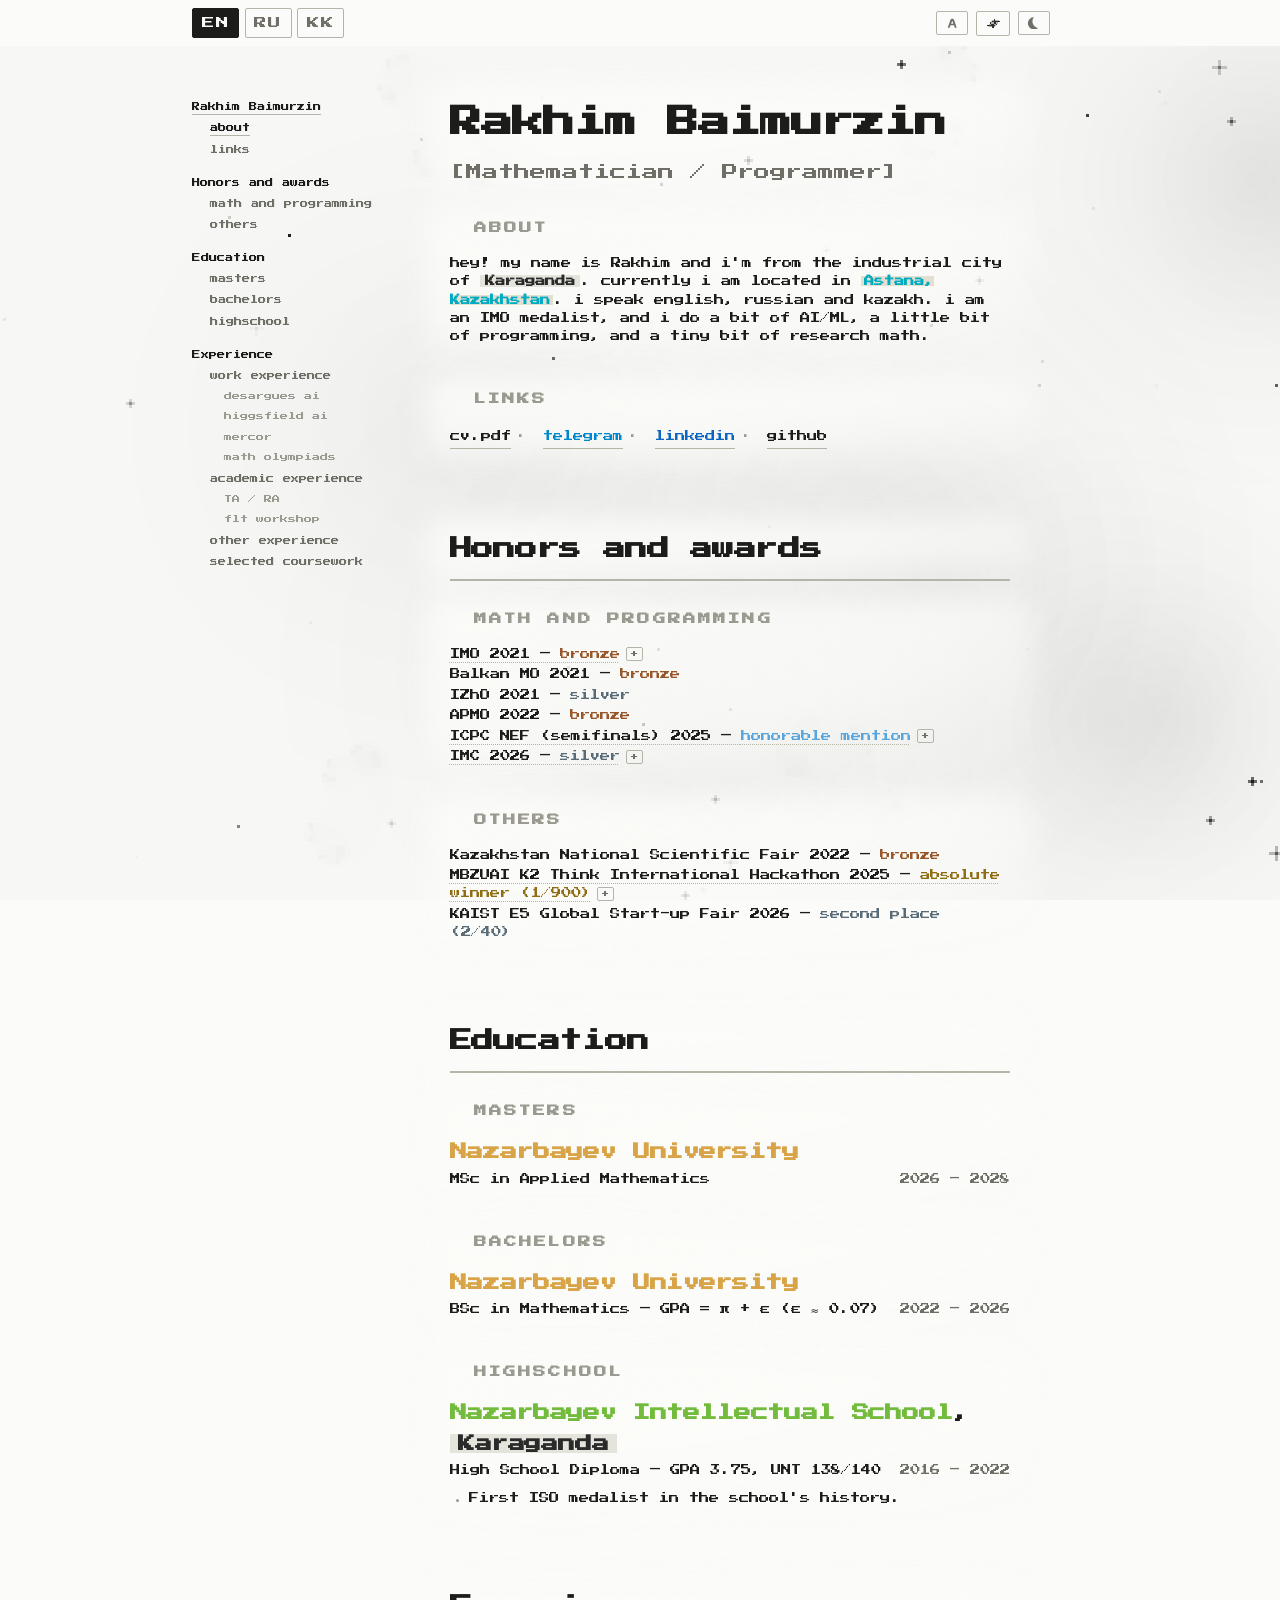
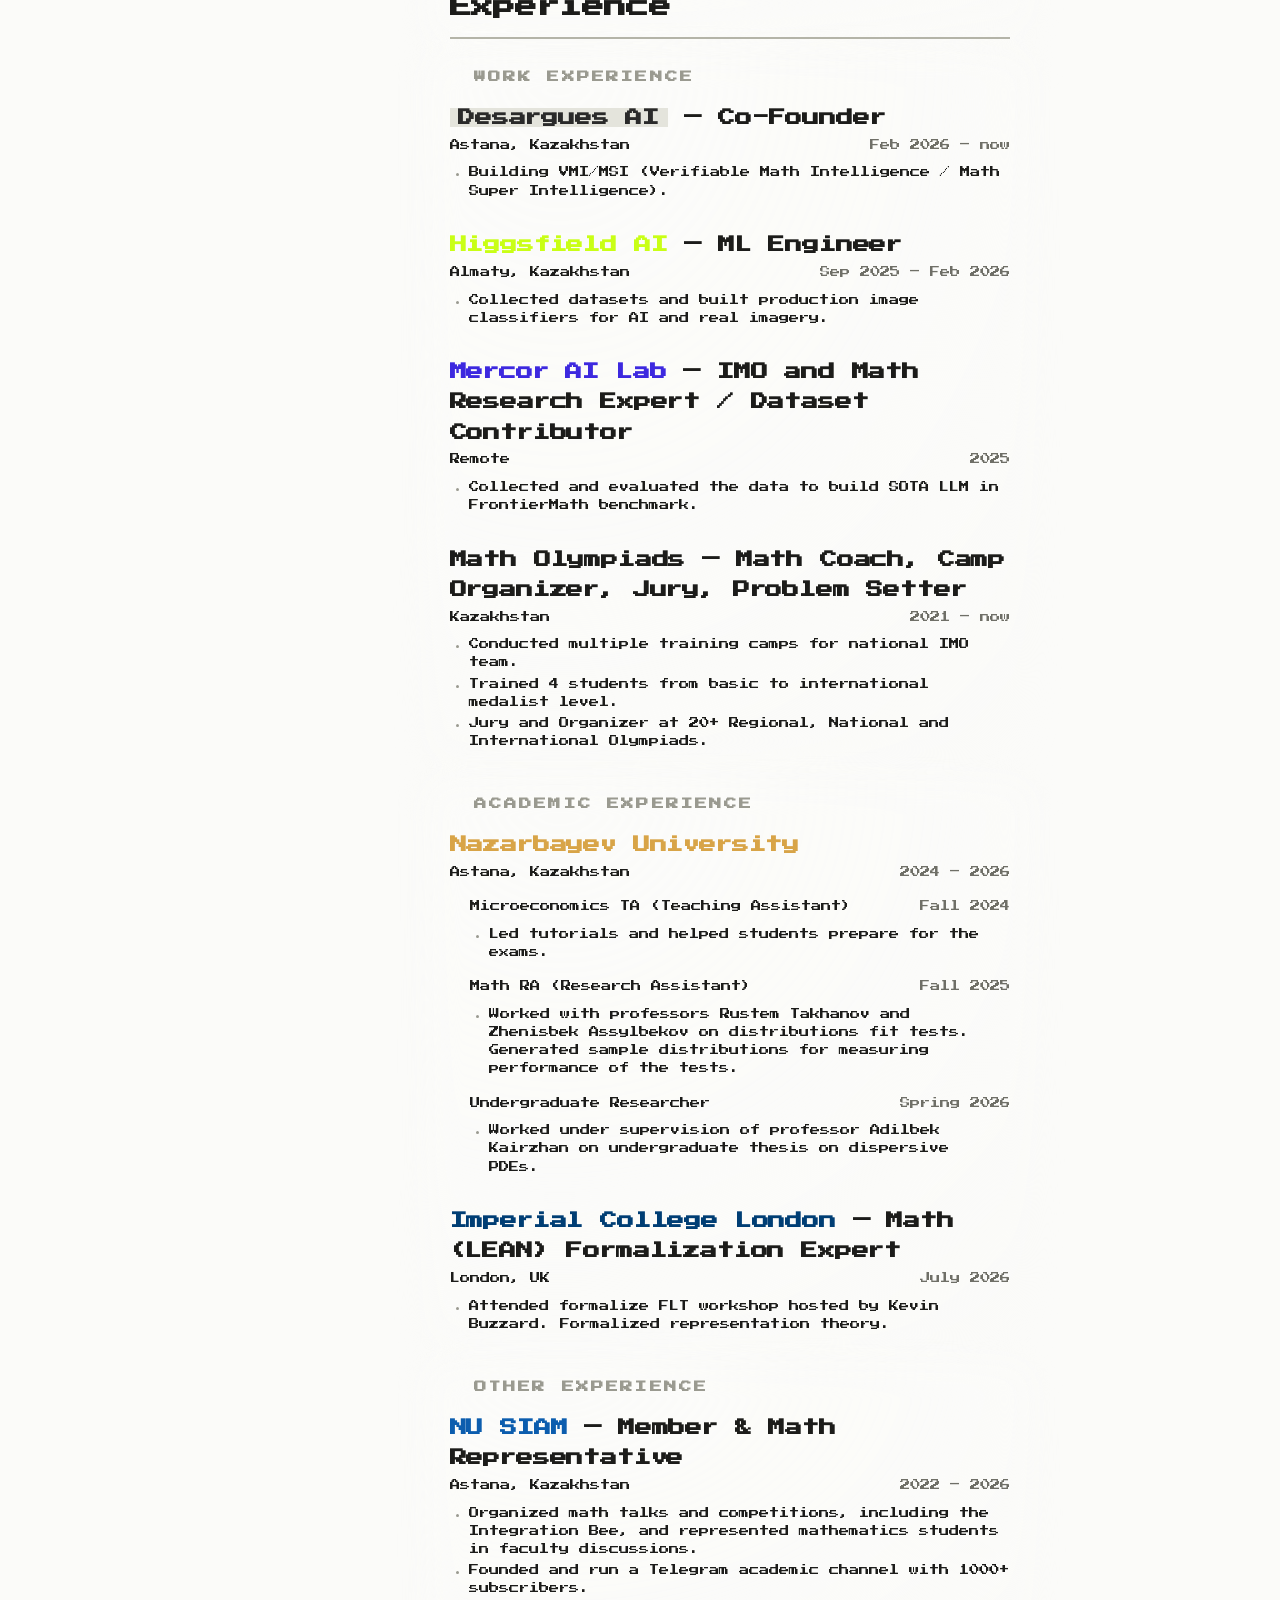
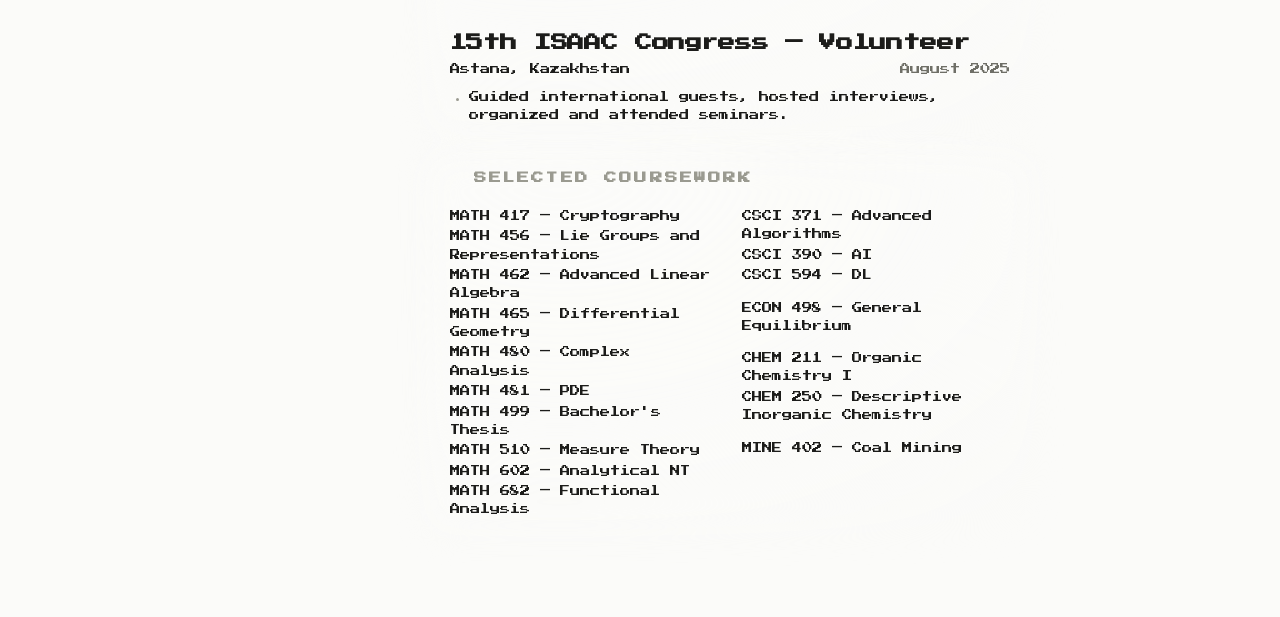
<file: index.html>
<!doctype html>
<html lang="en">
<head>
<meta charset="utf-8">
<meta name="viewport" content="width=device-width, initial-scale=1, viewport-fit=cover">
<title>Rakhim Baimurzin</title>
<meta name="description" content="Rakhim Baimurzin — mathematician and programmer. CV, honors, research and contacts.">
<meta name="color-scheme" content="light dark">
<meta name="theme-color" content="#fbfbf9" media="(prefers-color-scheme: light)">
<meta name="theme-color" content="#101211" media="(prefers-color-scheme: dark)">
<link rel="alternate" hreflang="en" href="./">
<link rel="alternate" hreflang="ru" href="ru/">
<link rel="alternate" hreflang="kk" href="kk/">
<link rel="alternate" hreflang="x-default" href="./">
<link rel="stylesheet" href="fonts/press-start-2p.css">
<link rel="stylesheet" href="style.css">
<link rel="icon" href="data:image/svg+xml,<svg xmlns='http://www.w3.org/2000/svg' viewBox='0 0 16 16'><text y='13' font-size='13' font-family='monospace'>R</text></svg>">
<!-- generated from content.toml by build.py — do not edit by hand -->
<script>
// Applied before first paint so a chosen theme never flashes the other one.
try {
  var th = localStorage.getItem('theme');
  if (th === 'light' || th === 'dark') document.documentElement.setAttribute('data-theme', th);
} catch (e) {}
</script>
</head>
<body>

<canvas id="bg" aria-hidden="true"></canvas>

<header class="bar">
  <div class="bar-inner">
    <nav class="langs" aria-label="language">
      <ul>
        <li><span aria-current="page">EN</span></li>
        <li><a href="ru/" hreflang="ru" lang="ru" title="Русский">RU</a></li>
        <li><a href="kk/" hreflang="kk" lang="kk" title="Қазақша">KK</a></li>
      </ul>
    </nav>
    <div class="controls">
      <button type="button" id="font-btn" class="ctl ctl-btn"
              aria-label="font">
        <svg class="icon icon-a-round" viewBox="0 0 7 7" aria-hidden="true">
          <!-- smooth 'A' — shown while the pixel face is on -->
          <path d="M3.5 1c-.52 0-.94.32-1.11.82L1 6h1.06l.46-1.4h1.96L4.94 6H6L4.61 1.82C4.44 1.32 4.02 1 3.5 1zm0 1.15.63 1.62H2.87z"/>
        </svg>
        <svg class="icon icon-a-pixel" viewBox="0 0 7 7" aria-hidden="true">
          <!-- pixel 'A' — shown while the smooth face is on -->
          <path d="M2 1h3v1H2zM1 2h1v5H1zM5 2h1v5H5zM2 4h3v1H2z"/>
        </svg>
      </button>
      <button type="button" id="bg-btn" class="ctl ctl-btn"
              aria-label="background" aria-pressed="true">
        <canvas id="bg-icon" width="13" height="13" aria-hidden="true"></canvas>
      </button>
      <button type="button" id="theme-btn" class="ctl ctl-btn"
              aria-label="theme">
        <svg class="icon icon-sun" viewBox="0 0 9 9" aria-hidden="true">
          <!-- pixel sun -->
          <path d="M3 3h3v3H3zM4 0h1v2H4zM4 7h1v2H4zM0 4h2v1H0zM7 4h2v1H7zM1 1h1v1H1zM7 1h1v1H7zM1 7h1v1H1zM7 7h1v1H7z"/>
        </svg>
        <svg class="icon icon-moon" viewBox="0 0 9 9" aria-hidden="true">
          <!-- pixel crescent -->
          <path d="M3 1h3v1H3zM2 2h1v1H2zM1 3h1v3H1zM2 6h1v1H2zM3 7h3v1H3zM6 6h1v1H6zM4 2h3v1H4zM3 3h2v3H3zM4 6h3v1H4z" fill-opacity="0"/>
          <path d="M5 0a4.5 4.5 0 1 0 3 8 5 5 0 0 1-3-8z"/>
        </svg>
      </button>
    </div>
  </div>
</header>

<div class="layout">

<nav class="toc" id="toc" aria-label="Contents">
  <details id="toc-details">
    <summary>Contents</summary>
    <ul>
      <li class="d1"><a href="#profile"><span class="n">1</span> <span class="l">Rakhim Baimurzin</span></a></li>
      <li class="d2"><a href="#about"><span class="n">1.1</span> <span class="l">about</span></a></li>
      <li class="d2"><a href="#links"><span class="n">1.2</span> <span class="l">links</span></a></li>
      <li class="d1"><a href="#honors"><span class="n">2</span> <span class="l">Honors and awards</span></a></li>
      <li class="d2"><a href="#honors-math"><span class="n">2.1</span> <span class="l">math and programming</span></a></li>
      <li class="d2"><a href="#honors-other"><span class="n">2.2</span> <span class="l">others</span></a></li>
      <li class="d1"><a href="#education"><span class="n">3</span> <span class="l">Education</span></a></li>
      <li class="d2"><a href="#masters"><span class="n">3.1</span> <span class="l">masters</span></a></li>
      <li class="d2"><a href="#bachelors"><span class="n">3.2</span> <span class="l">bachelors</span></a></li>
      <li class="d2"><a href="#highschool"><span class="n">3.3</span> <span class="l">highschool</span></a></li>
      <li class="d1"><a href="#experience"><span class="n">4</span> <span class="l">Experience</span></a></li>
      <li class="d2"><a href="#work"><span class="n">4.1</span> <span class="l">work experience</span></a></li>
      <li class="d3"><a href="#desargues"><span class="n">4.1a</span> <span class="l">desargues ai</span></a></li>
      <li class="d3"><a href="#higgsfield"><span class="n">4.1b</span> <span class="l">higgsfield ai</span></a></li>
      <li class="d3"><a href="#mercor"><span class="n">4.1c</span> <span class="l">mercor</span></a></li>
      <li class="d3"><a href="#olympiads"><span class="n">4.1d</span> <span class="l">math olympiads</span></a></li>
      <li class="d2"><a href="#academic"><span class="n">4.2</span> <span class="l">academic experience</span></a></li>
      <li class="d3"><a href="#nu-academic"><span class="n">4.2a</span> <span class="l">TA / RA</span></a></li>
      <li class="d3"><a href="#flt"><span class="n">4.2b</span> <span class="l">flt workshop</span></a></li>
      <li class="d2"><a href="#other"><span class="n">4.3</span> <span class="l">other experience</span></a></li>
      <li class="d2"><a href="#coursework"><span class="n">4.4</span> <span class="l">selected coursework</span></a></li>
    </ul>
  </details>
</nav>

<main>

<section class="chapter" id="profile">
  <div class="head">
    <h1><span class="n">1</span> Rakhim Baimurzin</h1>
    <p class="subtitle">[Mathematician / Programmer]</p>
  </div>
  <section class="sub" id="about">
    <h3><span class="n">1.1</span> about</h3>
    <p>hey! my name is Rakhim and i&#x27;m from the industrial city of <strong><span class="ac ac-past">Karaganda</span></strong>. currently i am located in <strong><span class="ac ac-here">Astana, Kazakhstan</span></strong>. i speak english, russian and kazakh. i am an IMO medalist, and i do a bit of AI/ML, a little bit of programming, and a tiny bit of research math.</p>
  </section>
  <section class="sub" id="links">
    <h3><span class="n">1.2</span> links</h3>
    <ul class="links">
      <li><a href="cv/cv-en.pdf">cv.pdf</a></li>
      <li><a href="https://t.me/baimurzzin" class="lk lk-telegram">telegram</a></li>
      <li><a href="https://www.linkedin.com/in/baimurzzin" class="lk lk-linkedin">linkedin</a></li>
      <li><a href="https://github.com/baimurzzin">github</a></li>
    </ul>
  </section>
</section>

<section class="chapter" id="honors">
  <h2><span class="n">2</span> Honors and awards</h2>
  <section class="sub" id="honors-math">
    <h3><span class="n">2.1</span> math and programming</h3>
    <ul class="plain">
      <li class="has-sub">
        <span class="lead" tabindex="0" role="button" aria-expanded="false"><span class="label">IMO 2021 — <span class="medal m-bronze">bronze</span></span><span class="cue" aria-hidden="true"></span></span>
        <div class="sub-wrap"><ul>
          <li>Kazakhstan National MO 2021 — <span class="medal m-silver">silver</span></li>
          <li>Kazakhstan National MO 2022 — <span class="medal m-silver">silver</span></li>
        </ul></div>
      </li>
      <li>Balkan MO 2021 — <span class="medal m-bronze">bronze</span></li>
      <li>IZhO 2021 — <span class="medal m-silver">silver</span></li>
      <li>APMO 2022 — <span class="medal m-bronze">bronze</span></li>
      <li class="has-sub">
        <span class="lead" tabindex="0" role="button" aria-expanded="false"><span class="label">ICPC NEF (semifinals) 2025 — <span class="medal m-hm">honorable mention</span></span><span class="cue" aria-hidden="true"></span></span>
        <div class="sub-wrap"><ul>
          <li>ICPC Kazakhstan Regional Contest (quarterfinals) 2025 — <span class="medal m-gold">diploma of the I degree</span></li>
          <li>ICPC Kazakhstan Regional Contest (quarterfinals) 2024 — <span class="medal m-silver">diploma of the II degree</span></li>
        </ul></div>
      </li>
      <li class="has-sub">
        <span class="lead" tabindex="0" role="button" aria-expanded="false"><span class="label">IMC 2026 — <span class="medal m-silver">silver</span></span><span class="cue" aria-hidden="true"></span></span>
        <div class="sub-wrap"><ul>
          <li>National Student MO 2026 — <span class="medal m-gold">grand prize, absolute winner (1/44)</span></li>
          <li>National Student MO 2025 — <span class="medal m-silver">silver</span></li>
        </ul></div>
      </li>
    </ul>
  </section>
  <section class="sub" id="honors-other">
    <h3><span class="n">2.2</span> others</h3>
    <ul class="plain">
      <li>Kazakhstan National Scientific Fair 2022 — <span class="medal m-bronze">bronze</span></li>
      <li class="has-sub">
        <span class="lead" tabindex="0" role="button" aria-expanded="false"><span class="label">MBZUAI K2 Think International Hackathon 2025 — <span class="medal m-gold">absolute winner (1/900)</span></span><span class="cue" aria-hidden="true"></span></span>
        <div class="sub-wrap"><ul>
          <li>among the 16 onsite finalists were teams from the Ivy League, MIT and DeepMind</li>
        </ul></div>
      </li>
      <li>KAIST E5 Global Start-up Fair 2026 — <span class="medal m-silver">second place (2/40)</span></li>
    </ul>
  </section>
</section>

<section class="chapter" id="education">
  <h2><span class="n">3</span> Education</h2>
  <section class="sub" id="masters">
    <h3><span class="n">3.1</span> masters</h3>
    <div class="entry" id="masters-1">
      <h4><span class="ac ac-org">Nazarbayev University</span></h4>
      <p class="meta"><span class="role">MSc in Applied Mathematics</span><span>2026 – 2028</span></p>
    </div>
  </section>
  <section class="sub" id="bachelors">
    <h3><span class="n">3.2</span> bachelors</h3>
    <div class="entry" id="bachelors-1">
      <h4><span class="ac ac-org">Nazarbayev University</span></h4>
      <p class="meta"><span class="role">BSc in Mathematics — GPA = π + ε (ε ≈ 0.07)</span><span>2022 – 2026</span></p>
    </div>
  </section>
  <section class="sub" id="highschool">
    <h3><span class="n">3.3</span> highschool</h3>
    <div class="entry" id="highschool-1">
      <h4><span class="ac ac-nis">Nazarbayev Intellectual School</span>, <span class="ac ac-past">Karaganda</span></h4>
      <p class="meta"><span class="role">High School Diploma — GPA 3.75, UNT 138/140</span><span>2016 – 2022</span></p>
      <ul>
        <li>First ISO medalist in the school&#x27;s history.</li>
      </ul>
    </div>
  </section>
</section>

<section class="chapter" id="experience">
  <h2><span class="n">4</span> Experience</h2>
  <section class="sub" id="work">
    <h3><span class="n">4.1</span> work experience</h3>
    <div class="entry" id="desargues">
      <h4><span class="ac ac-past">Desargues AI</span> — Co-Founder</h4>
      <p class="meta"><span class="role">Astana, Kazakhstan</span><span>Feb 2026 – now</span></p>
      <ul>
        <li>Building VMI/MSI (Verifiable Math Intelligence / Math Super Intelligence).</li>
      </ul>
    </div>
    <div class="entry" id="higgsfield">
      <h4><span class="ac ac-hf">Higgsfield AI</span> — ML Engineer</h4>
      <p class="meta"><span class="role">Almaty, Kazakhstan</span><span>Sep 2025 – Feb 2026</span></p>
      <ul>
        <li>Collected datasets and built production image classifiers for AI and real imagery.</li>
      </ul>
    </div>
    <div class="entry" id="mercor">
      <h4><span class="ac ac-mercor">Mercor AI Lab</span> — IMO and Math Research Expert / Dataset Contributor</h4>
      <p class="meta"><span class="role">Remote</span><span>2025</span></p>
      <ul>
        <li>Collected and evaluated the data to build SOTA LLM in FrontierMath benchmark.</li>
      </ul>
    </div>
    <div class="entry" id="olympiads">
      <h4>Math Olympiads — Math Coach, Camp Organizer, Jury, Problem Setter</h4>
      <p class="meta"><span class="role">Kazakhstan</span><span>2021 – now</span></p>
      <ul>
        <li>Conducted multiple training camps for national IMO team.</li>
        <li>Trained 4 students from basic to international medalist level.</li>
        <li>Jury and Organizer at 20+ Regional, National and International Olympiads.</li>
      </ul>
    </div>
  </section>
  <section class="sub" id="academic">
    <h3><span class="n">4.2</span> academic experience</h3>
    <div class="entry" id="nu-academic">
      <h4><span class="ac ac-org">Nazarbayev University</span></h4>
      <p class="meta"><span class="role">Astana, Kazakhstan</span><span>2024 – 2026</span></p>
      <div class="role-block" id="ta-micro">
        <p class="role-line"><span class="name">Microeconomics TA (Teaching Assistant)</span><span>Fall 2024</span></p>
        <ul>
          <li>Led tutorials and helped students prepare for the exams.</li>
        </ul>
      </div>
      <div class="role-block" id="ra">
        <p class="role-line"><span class="name">Math RA (Research Assistant)</span><span>Fall 2025</span></p>
        <ul>
          <li>Worked with professors Rustem Takhanov and Zhenisbek Assylbekov on distributions fit tests. Generated sample distributions for measuring performance of the tests.</li>
        </ul>
      </div>
      <div class="role-block" id="thesis">
        <p class="role-line"><span class="name">Undergraduate Researcher</span><span>Spring 2026</span></p>
        <ul>
          <li>Worked under supervision of professor Adilbek Kairzhan on undergraduate thesis on dispersive PDEs.</li>
        </ul>
      </div>
    </div>
    <div class="entry" id="flt">
      <h4><span class="ac ac-icl">Imperial College London</span> — Math (LEAN) Formalization Expert</h4>
      <p class="meta"><span class="role">London, UK</span><span>July 2026</span></p>
      <ul>
        <li>Attended formalize FLT workshop hosted by Kevin Buzzard. Formalized representation theory.</li>
      </ul>
    </div>
  </section>
  <section class="sub" id="other">
    <h3><span class="n">4.3</span> other experience</h3>
    <div class="entry" id="siam">
      <h4><span class="ac ac-siam">NU SIAM</span> — Member &amp; Math Representative</h4>
      <p class="meta"><span class="role">Astana, Kazakhstan</span><span>2022 – 2026</span></p>
      <ul>
        <li>Organized math talks and competitions, including the Integration Bee, and represented mathematics students in faculty discussions.</li>
        <li>Founded and run a Telegram academic channel with 1000+ subscribers.</li>
      </ul>
    </div>
    <div class="entry" id="isaac">
      <h4>15th ISAAC Congress — Volunteer</h4>
      <p class="meta"><span class="role">Astana, Kazakhstan</span><span>August 2025</span></p>
      <ul>
        <li>Guided international guests, hosted interviews, organized and attended seminars.</li>
      </ul>
    </div>
  </section>
  <section class="sub" id="coursework">
    <h3><span class="n">4.4</span> selected coursework</h3>
    <div class="cols">
    <ul class="plain">
      <li>MATH 417 — Cryptography</li>
      <li>MATH 456 — Lie Groups and Representations</li>
      <li>MATH 462 — Advanced Linear Algebra</li>
      <li>MATH 465 — Differential Geometry</li>
      <li>MATH 480 — Complex Analysis</li>
      <li>MATH 481 — PDE</li>
      <li>MATH 499 — Bachelor&#x27;s Thesis</li>
      <li>MATH 510 — Measure Theory</li>
      <li>MATH 602 — Analytical NT</li>
      <li>MATH 682 — Functional Analysis</li>
    </ul>
    <ul class="plain">
      <li>CSCI 371 — Advanced Algorithms</li>
      <li>CSCI 390 — AI</li>
      <li>CSCI 594 — DL</li>
      <li class="gap">ECON 498 — General Equilibrium</li>
      <li class="gap">CHEM 211 — Organic Chemistry I</li>
      <li>CHEM 250 — Descriptive Inorganic Chemistry</li>
      <li class="gap">MINE 402 — Coal Mining</li>
    </ul>
    </div>
  </section>
</section>

</main>
</div>

<script src="site.js"></script>
<script data-goatcounter="https://baimurzzin.goatcounter.com/count" async src="//gc.zgo.at/count.js"></script>
</body>
</html>
</file>
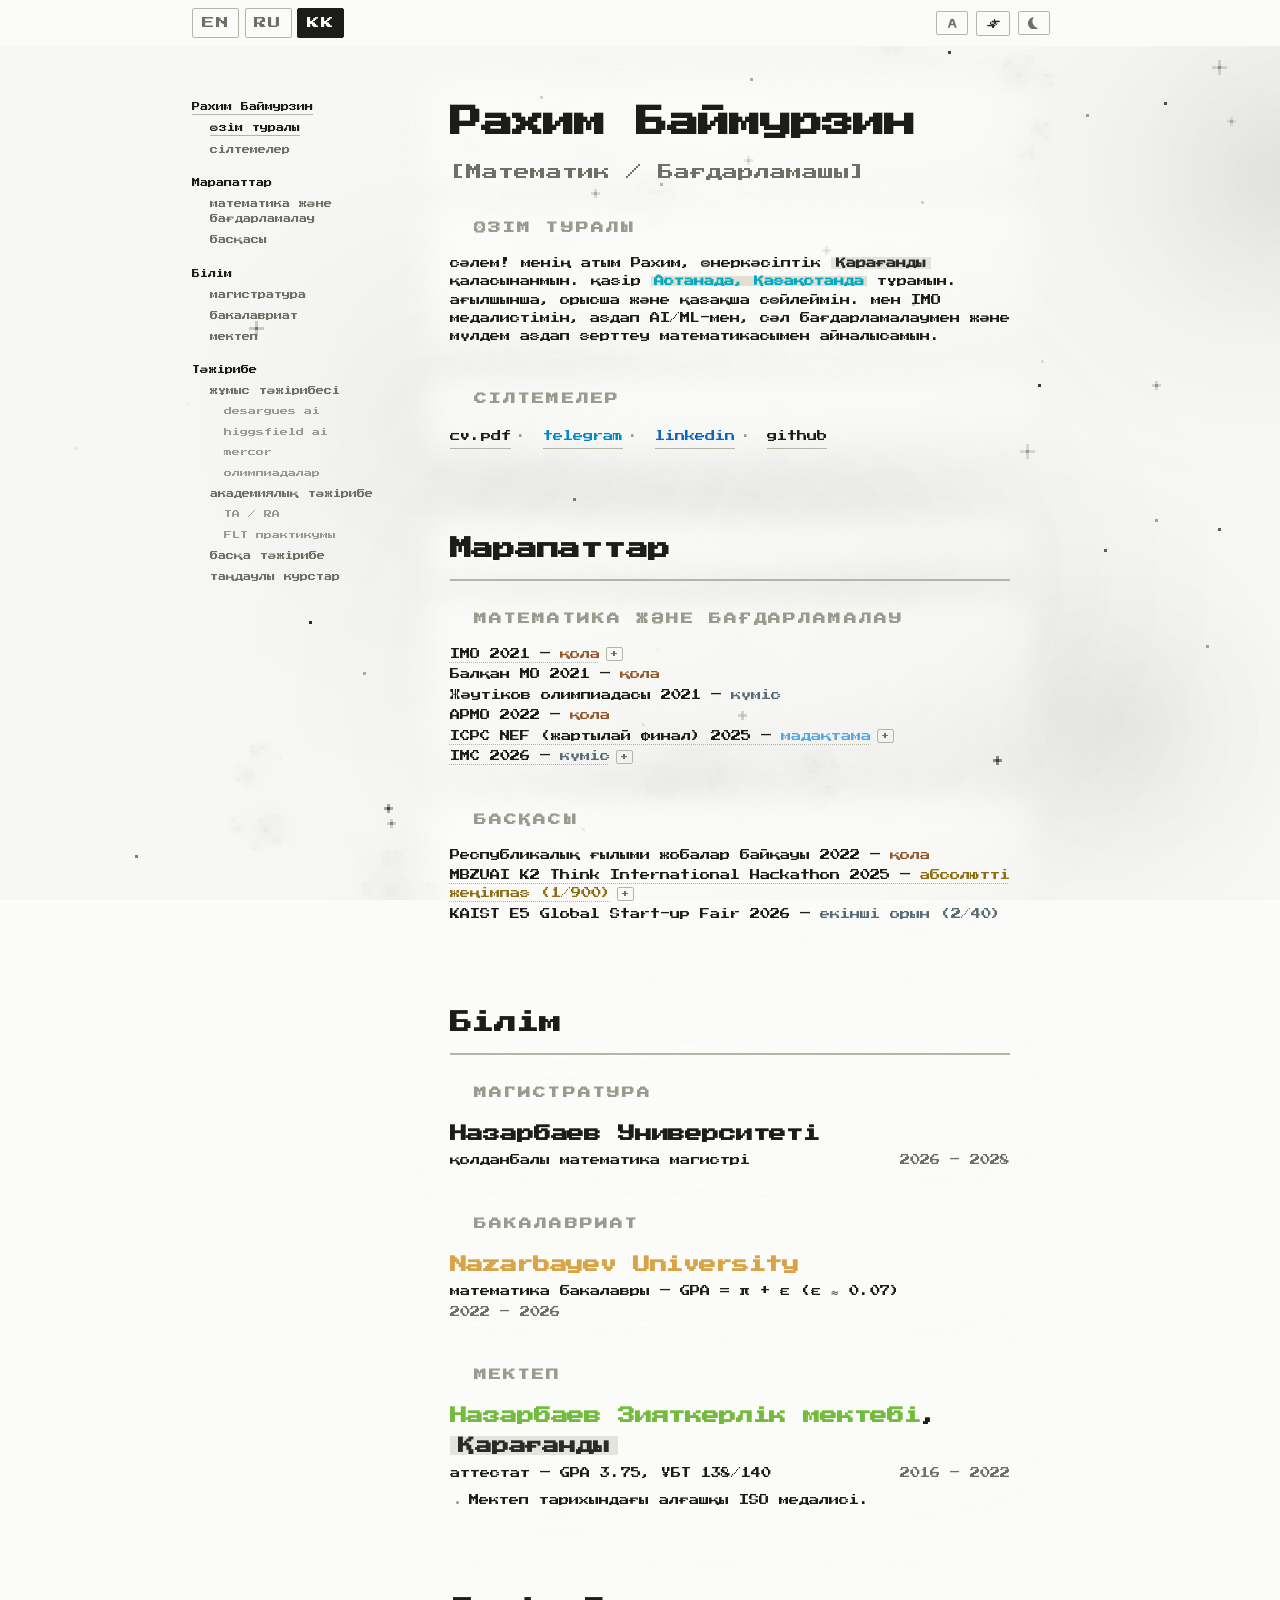
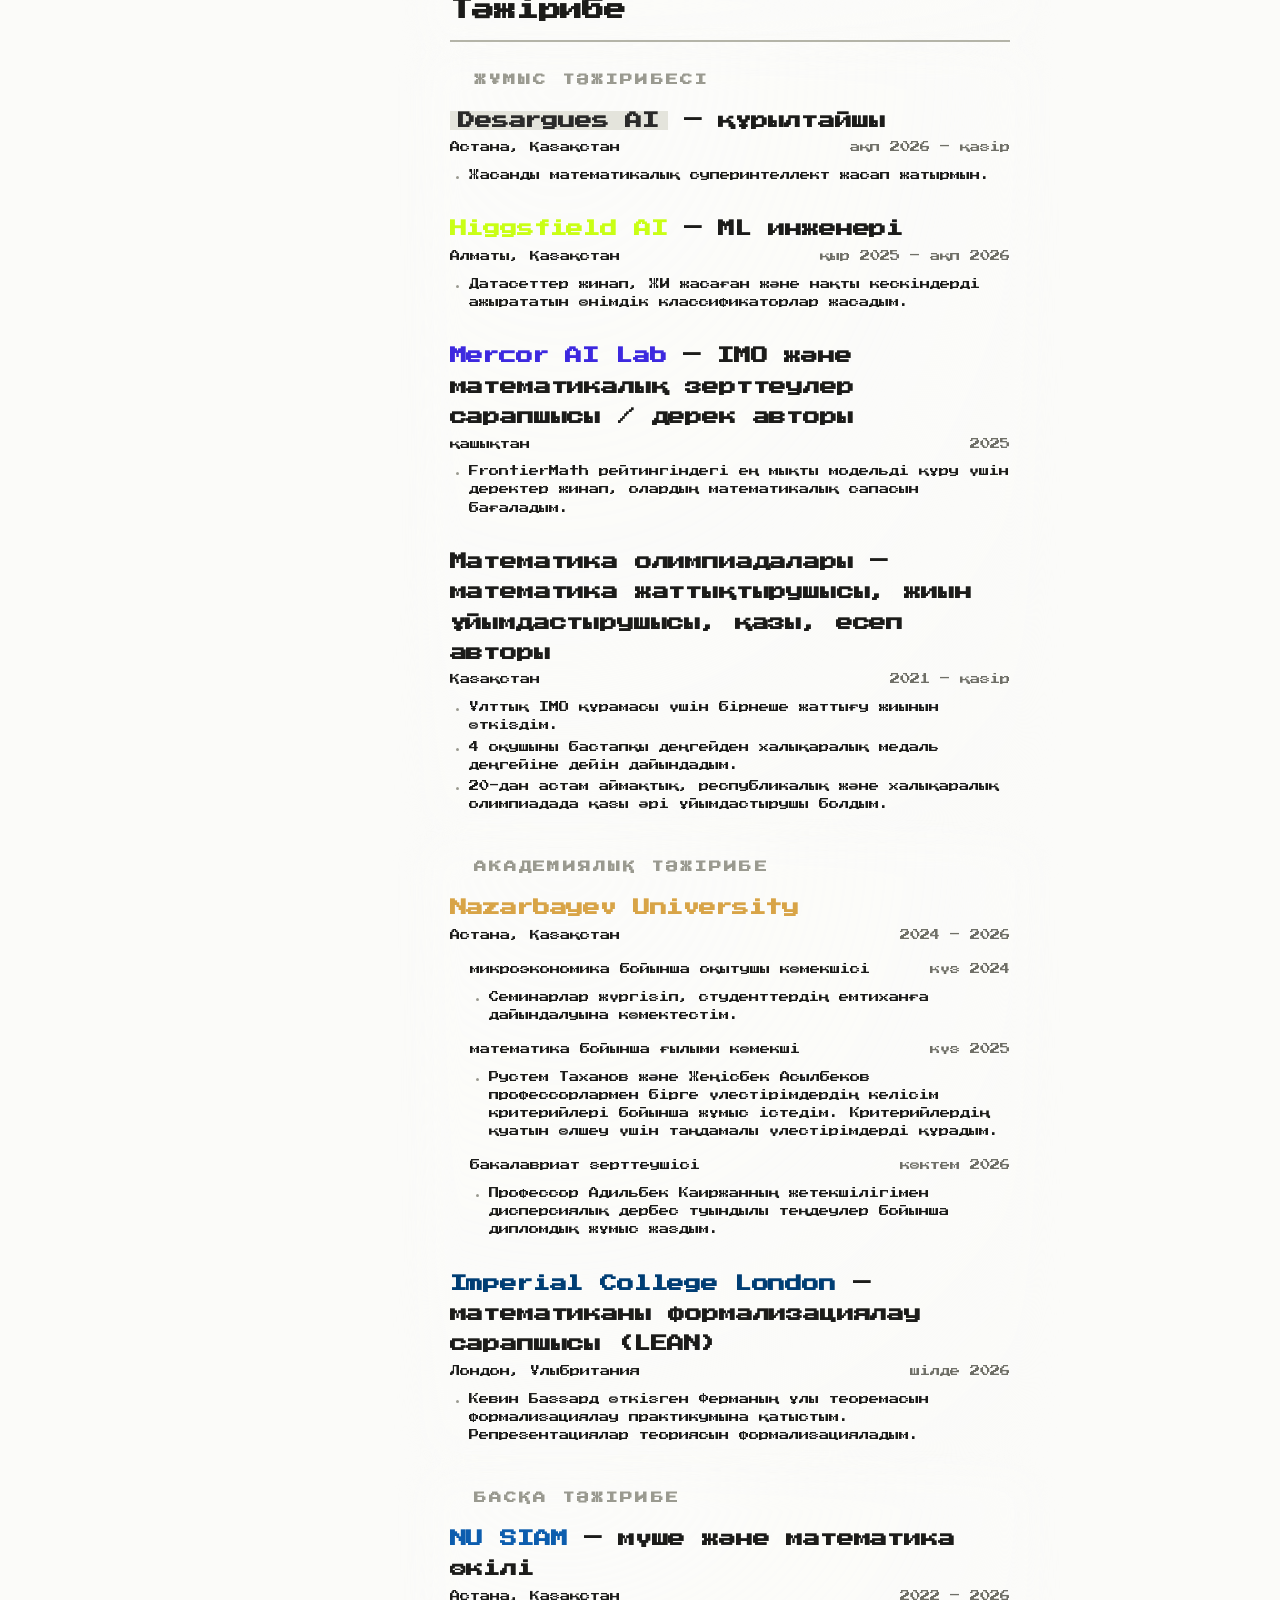
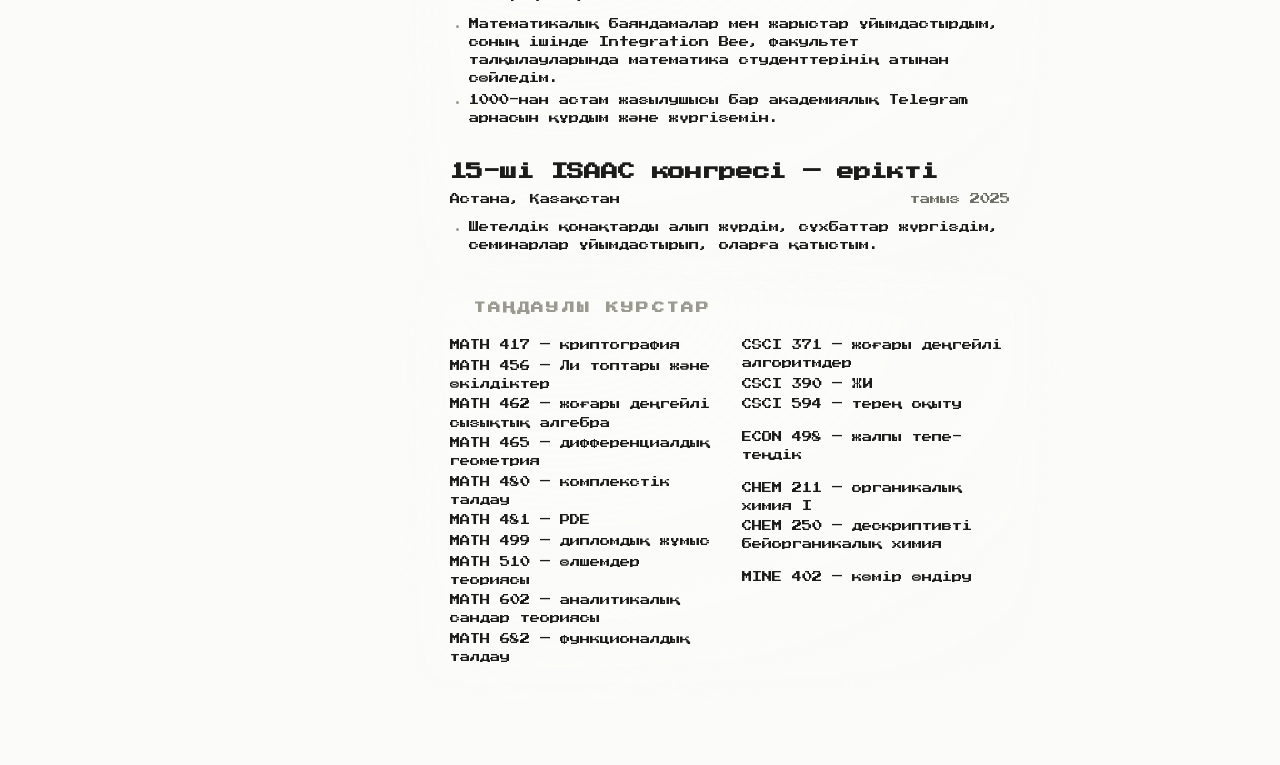
<file: kk/index.html>
<!doctype html>
<html lang="kk">
<head>
<meta charset="utf-8">
<meta name="viewport" content="width=device-width, initial-scale=1, viewport-fit=cover">
<title>Рахим Баймурзин</title>
<meta name="description" content="Рахим Баймурзин — математик және бағдарламашы. Түйіндеме, марапаттар, зерттеу және байланыс.">
<meta name="color-scheme" content="light dark">
<meta name="theme-color" content="#fbfbf9" media="(prefers-color-scheme: light)">
<meta name="theme-color" content="#101211" media="(prefers-color-scheme: dark)">
<link rel="alternate" hreflang="en" href="../">
<link rel="alternate" hreflang="ru" href="../ru/">
<link rel="alternate" hreflang="kk" href="../kk/">
<link rel="alternate" hreflang="x-default" href="../">
<link rel="stylesheet" href="../fonts/press-start-2p.css">
<link rel="stylesheet" href="../style.css">
<link rel="icon" href="data:image/svg+xml,<svg xmlns='http://www.w3.org/2000/svg' viewBox='0 0 16 16'><text y='13' font-size='13' font-family='monospace'>R</text></svg>">
<!-- generated from content.toml by build.py — do not edit by hand -->
<script>
// Applied before first paint so a chosen theme never flashes the other one.
try {
  var th = localStorage.getItem('theme');
  if (th === 'light' || th === 'dark') document.documentElement.setAttribute('data-theme', th);
} catch (e) {}
</script>
</head>
<body>

<canvas id="bg" aria-hidden="true"></canvas>

<header class="bar">
  <div class="bar-inner">
    <nav class="langs" aria-label="language">
      <ul>
        <li><a href="../" hreflang="en" lang="en" title="English">EN</a></li>
        <li><a href="../ru/" hreflang="ru" lang="ru" title="Русский">RU</a></li>
        <li><span aria-current="page">KK</span></li>
      </ul>
    </nav>
    <div class="controls">
      <button type="button" id="font-btn" class="ctl ctl-btn"
              aria-label="қаріп">
        <svg class="icon icon-a-round" viewBox="0 0 7 7" aria-hidden="true">
          <!-- smooth 'A' — shown while the pixel face is on -->
          <path d="M3.5 1c-.52 0-.94.32-1.11.82L1 6h1.06l.46-1.4h1.96L4.94 6H6L4.61 1.82C4.44 1.32 4.02 1 3.5 1zm0 1.15.63 1.62H2.87z"/>
        </svg>
        <svg class="icon icon-a-pixel" viewBox="0 0 7 7" aria-hidden="true">
          <!-- pixel 'A' — shown while the smooth face is on -->
          <path d="M2 1h3v1H2zM1 2h1v5H1zM5 2h1v5H5zM2 4h3v1H2z"/>
        </svg>
      </button>
      <button type="button" id="bg-btn" class="ctl ctl-btn"
              aria-label="фон" aria-pressed="true">
        <canvas id="bg-icon" width="13" height="13" aria-hidden="true"></canvas>
      </button>
      <button type="button" id="theme-btn" class="ctl ctl-btn"
              aria-label="тақырып">
        <svg class="icon icon-sun" viewBox="0 0 9 9" aria-hidden="true">
          <!-- pixel sun -->
          <path d="M3 3h3v3H3zM4 0h1v2H4zM4 7h1v2H4zM0 4h2v1H0zM7 4h2v1H7zM1 1h1v1H1zM7 1h1v1H7zM1 7h1v1H1zM7 7h1v1H7z"/>
        </svg>
        <svg class="icon icon-moon" viewBox="0 0 9 9" aria-hidden="true">
          <!-- pixel crescent -->
          <path d="M3 1h3v1H3zM2 2h1v1H2zM1 3h1v3H1zM2 6h1v1H2zM3 7h3v1H3zM6 6h1v1H6zM4 2h3v1H4zM3 3h2v3H3zM4 6h3v1H4z" fill-opacity="0"/>
          <path d="M5 0a4.5 4.5 0 1 0 3 8 5 5 0 0 1-3-8z"/>
        </svg>
      </button>
    </div>
  </div>
</header>

<div class="layout">

<nav class="toc" id="toc" aria-label="Мазмұны">
  <details id="toc-details">
    <summary>Мазмұны</summary>
    <ul>
      <li class="d1"><a href="#profile"><span class="n">1</span> <span class="l">Рахим Баймурзин</span></a></li>
      <li class="d2"><a href="#about"><span class="n">1.1</span> <span class="l">өзім туралы</span></a></li>
      <li class="d2"><a href="#links"><span class="n">1.2</span> <span class="l">сілтемелер</span></a></li>
      <li class="d1"><a href="#honors"><span class="n">2</span> <span class="l">Марапаттар</span></a></li>
      <li class="d2"><a href="#honors-math"><span class="n">2.1</span> <span class="l">математика және бағдарламалау</span></a></li>
      <li class="d2"><a href="#honors-other"><span class="n">2.2</span> <span class="l">басқасы</span></a></li>
      <li class="d1"><a href="#education"><span class="n">3</span> <span class="l">Білім</span></a></li>
      <li class="d2"><a href="#masters"><span class="n">3.1</span> <span class="l">магистратура</span></a></li>
      <li class="d2"><a href="#bachelors"><span class="n">3.2</span> <span class="l">бакалавриат</span></a></li>
      <li class="d2"><a href="#highschool"><span class="n">3.3</span> <span class="l">мектеп</span></a></li>
      <li class="d1"><a href="#experience"><span class="n">4</span> <span class="l">Тәжірибе</span></a></li>
      <li class="d2"><a href="#work"><span class="n">4.1</span> <span class="l">жұмыс тәжірибесі</span></a></li>
      <li class="d3"><a href="#desargues"><span class="n">4.1a</span> <span class="l">desargues ai</span></a></li>
      <li class="d3"><a href="#higgsfield"><span class="n">4.1b</span> <span class="l">higgsfield ai</span></a></li>
      <li class="d3"><a href="#mercor"><span class="n">4.1c</span> <span class="l">mercor</span></a></li>
      <li class="d3"><a href="#olympiads"><span class="n">4.1d</span> <span class="l">олимпиадалар</span></a></li>
      <li class="d2"><a href="#academic"><span class="n">4.2</span> <span class="l">академиялық тәжірибе</span></a></li>
      <li class="d3"><a href="#nu-academic"><span class="n">4.2a</span> <span class="l">TA / RA</span></a></li>
      <li class="d3"><a href="#flt"><span class="n">4.2b</span> <span class="l">FLT практикумы</span></a></li>
      <li class="d2"><a href="#other"><span class="n">4.3</span> <span class="l">басқа тәжірибе</span></a></li>
      <li class="d2"><a href="#coursework"><span class="n">4.4</span> <span class="l">таңдаулы курстар</span></a></li>
    </ul>
  </details>
</nav>

<main>

<section class="chapter" id="profile">
  <div class="head">
    <h1><span class="n">1</span> Рахим Баймурзин</h1>
    <p class="subtitle">[Математик / Бағдарламашы]</p>
  </div>
  <section class="sub" id="about">
    <h3><span class="n">1.1</span> өзім туралы</h3>
    <p>сәлем! менің атым Рахим, өнеркәсіптік <strong><span class="ac ac-past">Қарағанды</span></strong> қаласынанмын. қазір <strong><span class="ac ac-here">Астанада, Қазақстанда</span></strong> тұрамын. ағылшынша, орысша және қазақша сөйлеймін. мен IMO медалистімін, аздап AI/ML-мен, сәл бағдарламалаумен және мүлдем аздап зерттеу математикасымен айналысамын.</p>
  </section>
  <section class="sub" id="links">
    <h3><span class="n">1.2</span> сілтемелер</h3>
    <ul class="links">
      <li><a href="../cv/cv-kk.pdf">cv.pdf</a></li>
      <li><a href="https://t.me/baimurzzin" class="lk lk-telegram">telegram</a></li>
      <li><a href="https://www.linkedin.com/in/baimurzzin" class="lk lk-linkedin">linkedin</a></li>
      <li><a href="https://github.com/baimurzzin">github</a></li>
    </ul>
  </section>
</section>

<section class="chapter" id="honors">
  <h2><span class="n">2</span> Марапаттар</h2>
  <section class="sub" id="honors-math">
    <h3><span class="n">2.1</span> математика және бағдарламалау</h3>
    <ul class="plain">
      <li class="has-sub">
        <span class="lead" tabindex="0" role="button" aria-expanded="false"><span class="label">IMO 2021 — <span class="medal m-bronze">қола</span></span><span class="cue" aria-hidden="true"></span></span>
        <div class="sub-wrap"><ul>
          <li>Республикалық математика олимпиадасы 2021 — <span class="medal m-silver">күміс</span></li>
          <li>Республикалық математика олимпиадасы 2022 — <span class="medal m-silver">күміс</span></li>
        </ul></div>
      </li>
      <li>Балқан МО 2021 — <span class="medal m-bronze">қола</span></li>
      <li>Жәутіков олимпиадасы 2021 — <span class="medal m-silver">күміс</span></li>
      <li>APMO 2022 — <span class="medal m-bronze">қола</span></li>
      <li class="has-sub">
        <span class="lead" tabindex="0" role="button" aria-expanded="false"><span class="label">ICPC NEF (жартылай финал) 2025 — <span class="medal m-hm">мадақтама</span></span><span class="cue" aria-hidden="true"></span></span>
        <div class="sub-wrap"><ul>
          <li>ICPC Kazakhstan Regional Contest (ширек финал) 2025 — <span class="medal m-gold">I дәрежелі диплом</span></li>
          <li>ICPC Kazakhstan Regional Contest (ширек финал) 2024 — <span class="medal m-silver">II дәрежелі диплом</span></li>
        </ul></div>
      </li>
      <li class="has-sub">
        <span class="lead" tabindex="0" role="button" aria-expanded="false"><span class="label">IMC 2026 — <span class="medal m-silver">күміс</span></span><span class="cue" aria-hidden="true"></span></span>
        <div class="sub-wrap"><ul>
          <li>Республикалық студенттік математика олимпиадасы 2026 — <span class="medal m-gold">гран-при, абсолютті жеңімпаз (1/44)</span></li>
          <li>Республикалық студенттік математика олимпиадасы 2025 — <span class="medal m-silver">күміс</span></li>
        </ul></div>
      </li>
    </ul>
  </section>
  <section class="sub" id="honors-other">
    <h3><span class="n">2.2</span> басқасы</h3>
    <ul class="plain">
      <li>Республикалық ғылыми жобалар байқауы 2022 — <span class="medal m-bronze">қола</span></li>
      <li class="has-sub">
        <span class="lead" tabindex="0" role="button" aria-expanded="false"><span class="label">MBZUAI K2 Think International Hackathon 2025 — <span class="medal m-gold">абсолютті жеңімпаз (1/900)</span></span><span class="cue" aria-hidden="true"></span></span>
        <div class="sub-wrap"><ul>
          <li>16 офлайн финалистің арасында Ivy League, MIT және DeepMind командалары болды</li>
        </ul></div>
      </li>
      <li>KAIST E5 Global Start-up Fair 2026 — <span class="medal m-silver">екінші орын (2/40)</span></li>
    </ul>
  </section>
</section>

<section class="chapter" id="education">
  <h2><span class="n">3</span> Білім</h2>
  <section class="sub" id="masters">
    <h3><span class="n">3.1</span> магистратура</h3>
    <div class="entry" id="masters-1">
      <h4>Назарбаев Университеті</h4>
      <p class="meta"><span class="role">қолданбалы математика магистрі</span><span>2026 – 2028</span></p>
    </div>
  </section>
  <section class="sub" id="bachelors">
    <h3><span class="n">3.2</span> бакалавриат</h3>
    <div class="entry" id="bachelors-1">
      <h4><span class="ac ac-org">Nazarbayev University</span></h4>
      <p class="meta"><span class="role">математика бакалавры — GPA = π + ε (ε ≈ 0.07)</span><span>2022 – 2026</span></p>
    </div>
  </section>
  <section class="sub" id="highschool">
    <h3><span class="n">3.3</span> мектеп</h3>
    <div class="entry" id="highschool-1">
      <h4><span class="ac ac-nis">Назарбаев Зияткерлік мектебі</span>, <span class="ac ac-past">Қарағанды</span></h4>
      <p class="meta"><span class="role">аттестат — GPA 3.75, ҰБТ 138/140</span><span>2016 – 2022</span></p>
      <ul>
        <li>Мектеп тарихындағы алғашқы ISO медалисі.</li>
      </ul>
    </div>
  </section>
</section>

<section class="chapter" id="experience">
  <h2><span class="n">4</span> Тәжірибе</h2>
  <section class="sub" id="work">
    <h3><span class="n">4.1</span> жұмыс тәжірибесі</h3>
    <div class="entry" id="desargues">
      <h4><span class="ac ac-past">Desargues AI</span> — құрылтайшы</h4>
      <p class="meta"><span class="role">Астана, Қазақстан</span><span>ақп 2026 – қазір</span></p>
      <ul>
        <li>Жасанды математикалық суперинтеллект жасап жатырмын.</li>
      </ul>
    </div>
    <div class="entry" id="higgsfield">
      <h4><span class="ac ac-hf">Higgsfield AI</span> — ML инженері</h4>
      <p class="meta"><span class="role">Алматы, Қазақстан</span><span>қыр 2025 – ақп 2026</span></p>
      <ul>
        <li>Датасеттер жинап, ЖИ жасаған және нақты кескіндерді ажырататын өнімдік классификаторлар жасадым.</li>
      </ul>
    </div>
    <div class="entry" id="mercor">
      <h4><span class="ac ac-mercor">Mercor AI Lab</span> — IMO және математикалық зерттеулер сарапшысы / дерек авторы</h4>
      <p class="meta"><span class="role">қашықтан</span><span>2025</span></p>
      <ul>
        <li>FrontierMath рейтингіндегі ең мықты модельді құру үшін деректер жинап, олардың математикалық сапасын бағаладым.</li>
      </ul>
    </div>
    <div class="entry" id="olympiads">
      <h4>Математика олимпиадалары — математика жаттықтырушысы, жиын ұйымдастырушысы, қазы, есеп авторы</h4>
      <p class="meta"><span class="role">Қазақстан</span><span>2021 – қазір</span></p>
      <ul>
        <li>Ұлттық IMO құрамасы үшін бірнеше жаттығу жиынын өткіздім.</li>
        <li>4 оқушыны бастапқы деңгейден халықаралық медаль деңгейіне дейін дайындадым.</li>
        <li>20-дан астам аймақтық, республикалық және халықаралық олимпиадада қазы әрі ұйымдастырушы болдым.</li>
      </ul>
    </div>
  </section>
  <section class="sub" id="academic">
    <h3><span class="n">4.2</span> академиялық тәжірибе</h3>
    <div class="entry" id="nu-academic">
      <h4><span class="ac ac-org">Nazarbayev University</span></h4>
      <p class="meta"><span class="role">Астана, Қазақстан</span><span>2024 – 2026</span></p>
      <div class="role-block" id="ta-micro">
        <p class="role-line"><span class="name">микроэкономика бойынша оқытушы көмекшісі</span><span>күз 2024</span></p>
        <ul>
          <li>Семинарлар жүргізіп, студенттердің емтиханға дайындалуына көмектестім.</li>
        </ul>
      </div>
      <div class="role-block" id="ra">
        <p class="role-line"><span class="name">математика бойынша ғылыми көмекші</span><span>күз 2025</span></p>
        <ul>
          <li>Рустем Таханов және Жеңісбек Асылбеков профессорлармен бірге үлестірімдердің келісім критерийлері бойынша жұмыс істедім. Критерийлердің қуатын өлшеу үшін таңдамалы үлестірімдерді құрадым.</li>
        </ul>
      </div>
      <div class="role-block" id="thesis">
        <p class="role-line"><span class="name">бакалавриат зерттеушісі</span><span>көктем 2026</span></p>
        <ul>
          <li>Профессор Адильбек Каиржанның жетекшілігімен дисперсиялық дербес туындылы теңдеулер бойынша дипломдық жұмыс жаздым.</li>
        </ul>
      </div>
    </div>
    <div class="entry" id="flt">
      <h4><span class="ac ac-icl">Imperial College London</span> — математиканы формализациялау сарапшысы (LEAN)</h4>
      <p class="meta"><span class="role">Лондон, Ұлыбритания</span><span>шілде 2026</span></p>
      <ul>
        <li>Кевин Баззард өткізген Ферманың ұлы теоремасын формализациялау практикумына қатыстым. Репрезентациялар теориясын формализацияладым.</li>
      </ul>
    </div>
  </section>
  <section class="sub" id="other">
    <h3><span class="n">4.3</span> басқа тәжірибе</h3>
    <div class="entry" id="siam">
      <h4><span class="ac ac-siam">NU SIAM</span> — мүше және математика өкілі</h4>
      <p class="meta"><span class="role">Астана, Қазақстан</span><span>2022 – 2026</span></p>
      <ul>
        <li>Математикалық баяндамалар мен жарыстар ұйымдастырдым, соның ішінде Integration Bee, факультет талқылауларында математика студенттерінің атынан сөйледім.</li>
        <li>1000-нан астам жазылушысы бар академиялық Telegram арнасын құрдым және жүргіземін.</li>
      </ul>
    </div>
    <div class="entry" id="isaac">
      <h4>15-ші ISAAC конгресі — ерікті</h4>
      <p class="meta"><span class="role">Астана, Қазақстан</span><span>тамыз 2025</span></p>
      <ul>
        <li>Шетелдік қонақтарды алып жүрдім, сұхбаттар жүргіздім, семинарлар ұйымдастырып, оларға қатыстым.</li>
      </ul>
    </div>
  </section>
  <section class="sub" id="coursework">
    <h3><span class="n">4.4</span> таңдаулы курстар</h3>
    <div class="cols">
    <ul class="plain">
      <li>MATH 417 — криптография</li>
      <li>MATH 456 — Ли топтары және өкілдіктер</li>
      <li>MATH 462 — жоғары деңгейлі сызықтық алгебра</li>
      <li>MATH 465 — дифференциалдық геометрия</li>
      <li>MATH 480 — комплекстік талдау</li>
      <li>MATH 481 — PDE</li>
      <li>MATH 499 — дипломдық жұмыс</li>
      <li>MATH 510 — өлшемдер теориясы</li>
      <li>MATH 602 — аналитикалық сандар теориясы</li>
      <li>MATH 682 — функционалдық талдау</li>
    </ul>
    <ul class="plain">
      <li>CSCI 371 — жоғары деңгейлі алгоритмдер</li>
      <li>CSCI 390 — ЖИ</li>
      <li>CSCI 594 — терең оқыту</li>
      <li class="gap">ECON 498 — жалпы тепе-теңдік</li>
      <li class="gap">CHEM 211 — органикалық химия I</li>
      <li>CHEM 250 — дескриптивті бейорганикалық химия</li>
      <li class="gap">MINE 402 — көмір өндіру</li>
    </ul>
    </div>
  </section>
</section>

</main>
</div>

<script src="../site.js"></script>
<script data-goatcounter="https://baimurzzin.goatcounter.com/count" async src="//gc.zgo.at/count.js"></script>
</body>
</html>
</file>
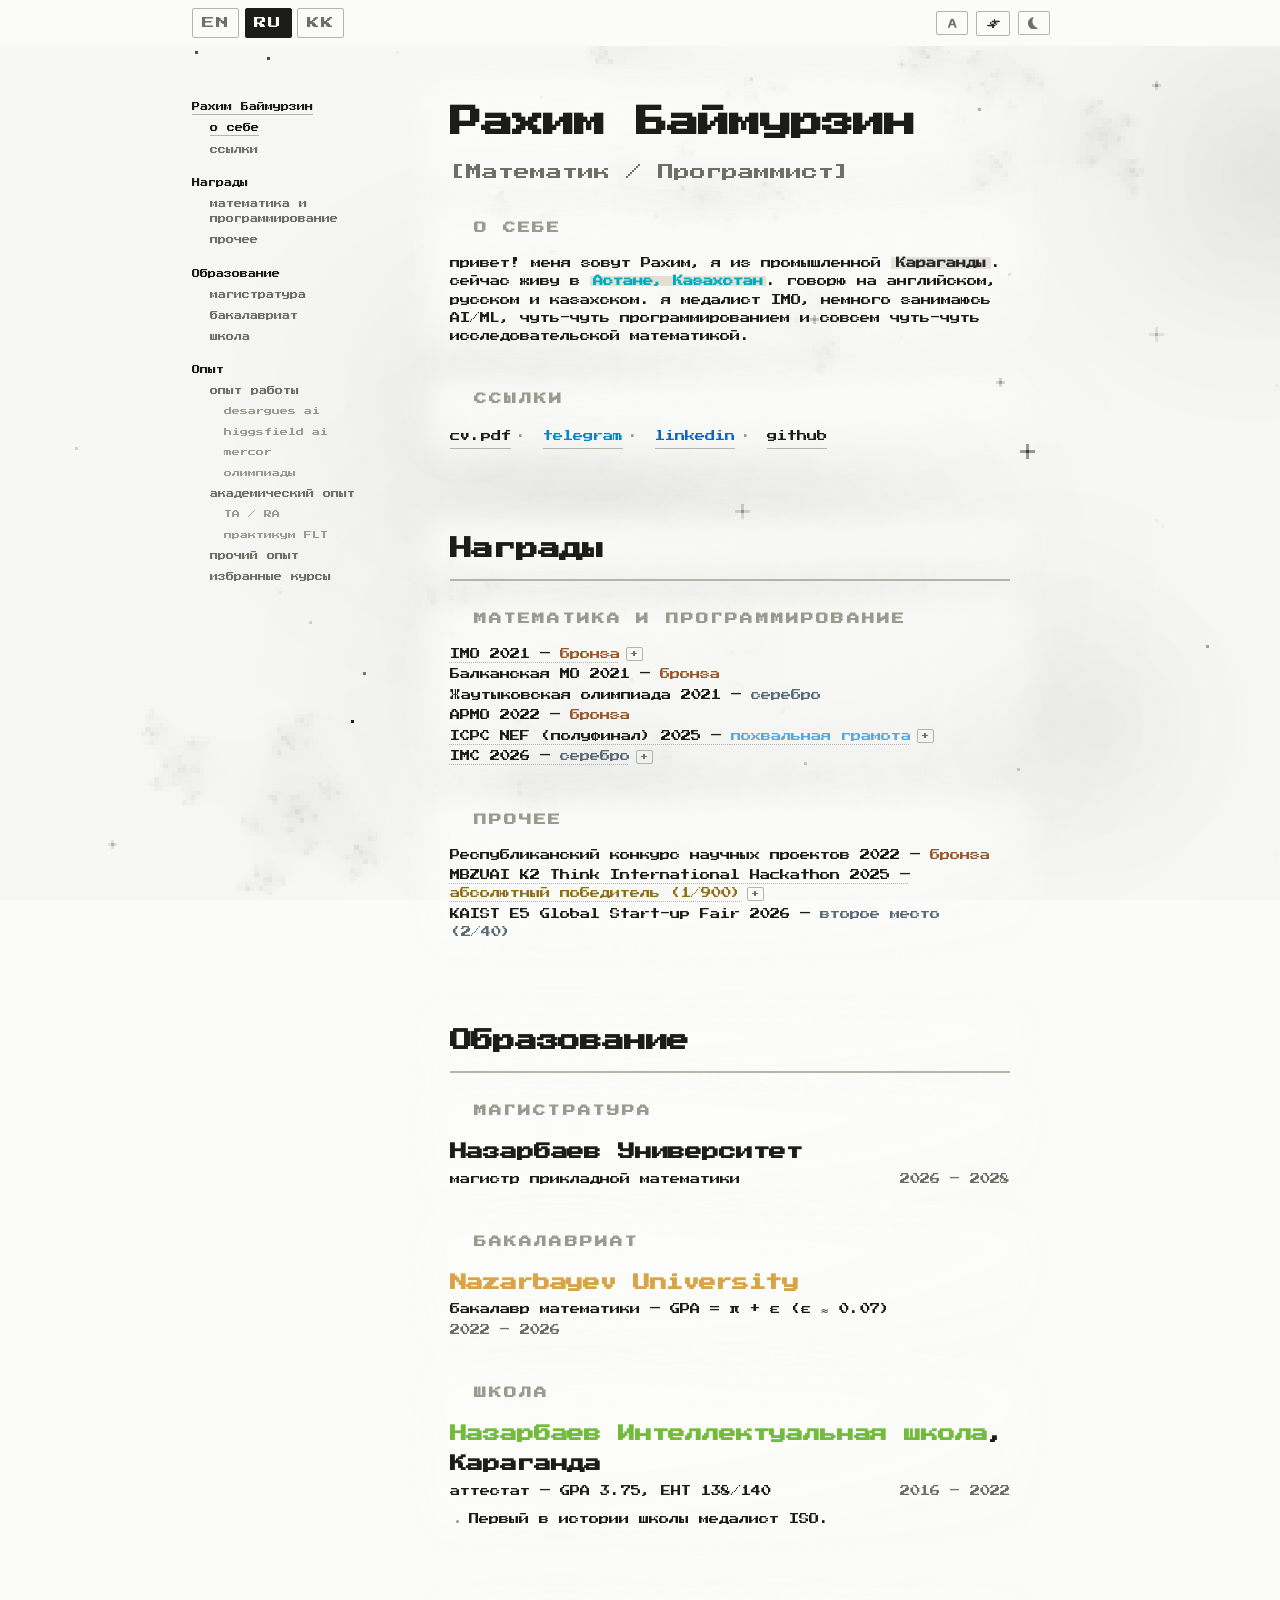
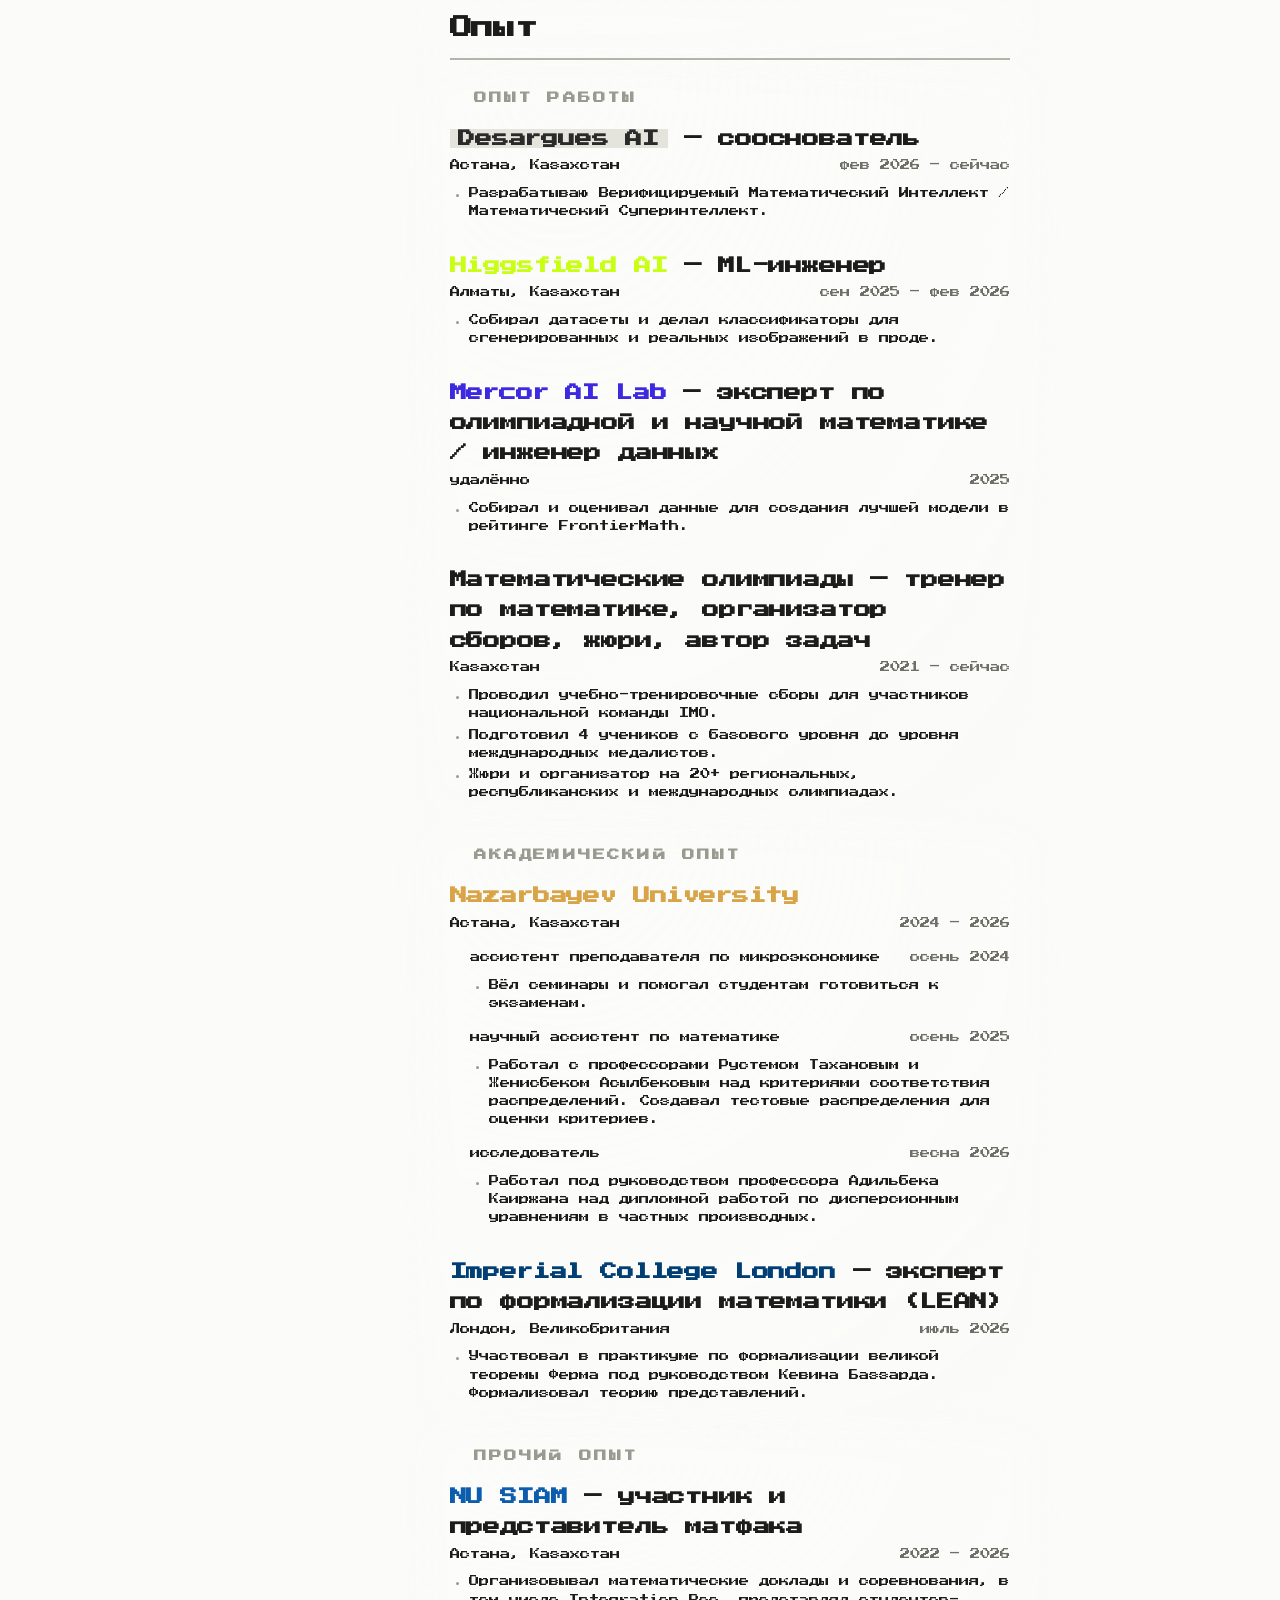
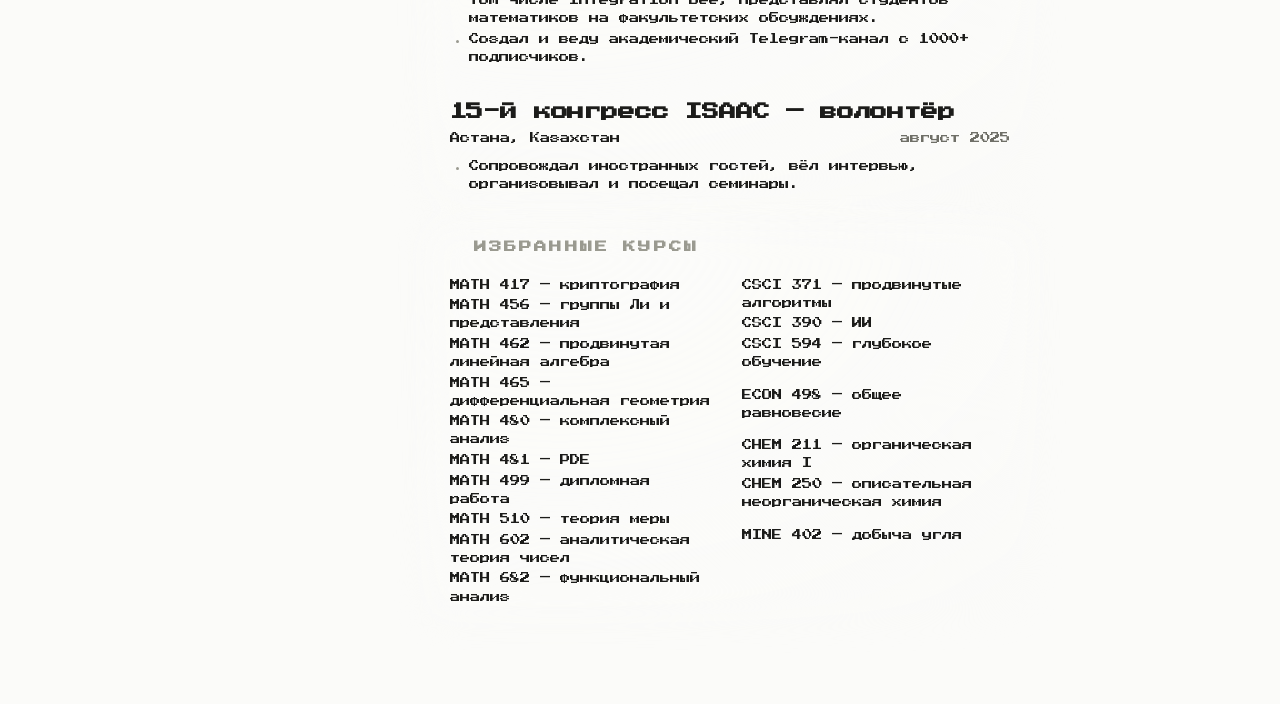
<file: ru/index.html>
<!doctype html>
<html lang="ru">
<head>
<meta charset="utf-8">
<meta name="viewport" content="width=device-width, initial-scale=1, viewport-fit=cover">
<title>Рахим Баймурзин</title>
<meta name="description" content="Рахим Баймурзин — математик и программист. Резюме, награды, исследования и контакты.">
<meta name="color-scheme" content="light dark">
<meta name="theme-color" content="#fbfbf9" media="(prefers-color-scheme: light)">
<meta name="theme-color" content="#101211" media="(prefers-color-scheme: dark)">
<link rel="alternate" hreflang="en" href="../">
<link rel="alternate" hreflang="ru" href="../ru/">
<link rel="alternate" hreflang="kk" href="../kk/">
<link rel="alternate" hreflang="x-default" href="../">
<link rel="stylesheet" href="../fonts/press-start-2p.css">
<link rel="stylesheet" href="../style.css">
<link rel="icon" href="data:image/svg+xml,<svg xmlns='http://www.w3.org/2000/svg' viewBox='0 0 16 16'><text y='13' font-size='13' font-family='monospace'>R</text></svg>">
<!-- generated from content.toml by build.py — do not edit by hand -->
<script>
// Applied before first paint so a chosen theme never flashes the other one.
try {
  var th = localStorage.getItem('theme');
  if (th === 'light' || th === 'dark') document.documentElement.setAttribute('data-theme', th);
} catch (e) {}
</script>
</head>
<body>

<canvas id="bg" aria-hidden="true"></canvas>

<header class="bar">
  <div class="bar-inner">
    <nav class="langs" aria-label="language">
      <ul>
        <li><a href="../" hreflang="en" lang="en" title="English">EN</a></li>
        <li><span aria-current="page">RU</span></li>
        <li><a href="../kk/" hreflang="kk" lang="kk" title="Қазақша">KK</a></li>
      </ul>
    </nav>
    <div class="controls">
      <button type="button" id="font-btn" class="ctl ctl-btn"
              aria-label="шрифт">
        <svg class="icon icon-a-round" viewBox="0 0 7 7" aria-hidden="true">
          <!-- smooth 'A' — shown while the pixel face is on -->
          <path d="M3.5 1c-.52 0-.94.32-1.11.82L1 6h1.06l.46-1.4h1.96L4.94 6H6L4.61 1.82C4.44 1.32 4.02 1 3.5 1zm0 1.15.63 1.62H2.87z"/>
        </svg>
        <svg class="icon icon-a-pixel" viewBox="0 0 7 7" aria-hidden="true">
          <!-- pixel 'A' — shown while the smooth face is on -->
          <path d="M2 1h3v1H2zM1 2h1v5H1zM5 2h1v5H5zM2 4h3v1H2z"/>
        </svg>
      </button>
      <button type="button" id="bg-btn" class="ctl ctl-btn"
              aria-label="фон" aria-pressed="true">
        <canvas id="bg-icon" width="13" height="13" aria-hidden="true"></canvas>
      </button>
      <button type="button" id="theme-btn" class="ctl ctl-btn"
              aria-label="тема">
        <svg class="icon icon-sun" viewBox="0 0 9 9" aria-hidden="true">
          <!-- pixel sun -->
          <path d="M3 3h3v3H3zM4 0h1v2H4zM4 7h1v2H4zM0 4h2v1H0zM7 4h2v1H7zM1 1h1v1H1zM7 1h1v1H7zM1 7h1v1H1zM7 7h1v1H7z"/>
        </svg>
        <svg class="icon icon-moon" viewBox="0 0 9 9" aria-hidden="true">
          <!-- pixel crescent -->
          <path d="M3 1h3v1H3zM2 2h1v1H2zM1 3h1v3H1zM2 6h1v1H2zM3 7h3v1H3zM6 6h1v1H6zM4 2h3v1H4zM3 3h2v3H3zM4 6h3v1H4z" fill-opacity="0"/>
          <path d="M5 0a4.5 4.5 0 1 0 3 8 5 5 0 0 1-3-8z"/>
        </svg>
      </button>
    </div>
  </div>
</header>

<div class="layout">

<nav class="toc" id="toc" aria-label="Содержание">
  <details id="toc-details">
    <summary>Содержание</summary>
    <ul>
      <li class="d1"><a href="#profile"><span class="n">1</span> <span class="l">Рахим Баймурзин</span></a></li>
      <li class="d2"><a href="#about"><span class="n">1.1</span> <span class="l">о себе</span></a></li>
      <li class="d2"><a href="#links"><span class="n">1.2</span> <span class="l">ссылки</span></a></li>
      <li class="d1"><a href="#honors"><span class="n">2</span> <span class="l">Награды</span></a></li>
      <li class="d2"><a href="#honors-math"><span class="n">2.1</span> <span class="l">математика и программирование</span></a></li>
      <li class="d2"><a href="#honors-other"><span class="n">2.2</span> <span class="l">прочее</span></a></li>
      <li class="d1"><a href="#education"><span class="n">3</span> <span class="l">Образование</span></a></li>
      <li class="d2"><a href="#masters"><span class="n">3.1</span> <span class="l">магистратура</span></a></li>
      <li class="d2"><a href="#bachelors"><span class="n">3.2</span> <span class="l">бакалавриат</span></a></li>
      <li class="d2"><a href="#highschool"><span class="n">3.3</span> <span class="l">школа</span></a></li>
      <li class="d1"><a href="#experience"><span class="n">4</span> <span class="l">Опыт</span></a></li>
      <li class="d2"><a href="#work"><span class="n">4.1</span> <span class="l">опыт работы</span></a></li>
      <li class="d3"><a href="#desargues"><span class="n">4.1a</span> <span class="l">desargues ai</span></a></li>
      <li class="d3"><a href="#higgsfield"><span class="n">4.1b</span> <span class="l">higgsfield ai</span></a></li>
      <li class="d3"><a href="#mercor"><span class="n">4.1c</span> <span class="l">mercor</span></a></li>
      <li class="d3"><a href="#olympiads"><span class="n">4.1d</span> <span class="l">олимпиады</span></a></li>
      <li class="d2"><a href="#academic"><span class="n">4.2</span> <span class="l">академический опыт</span></a></li>
      <li class="d3"><a href="#nu-academic"><span class="n">4.2a</span> <span class="l">TA / RA</span></a></li>
      <li class="d3"><a href="#flt"><span class="n">4.2b</span> <span class="l">практикум FLT</span></a></li>
      <li class="d2"><a href="#other"><span class="n">4.3</span> <span class="l">прочий опыт</span></a></li>
      <li class="d2"><a href="#coursework"><span class="n">4.4</span> <span class="l">избранные курсы</span></a></li>
    </ul>
  </details>
</nav>

<main>

<section class="chapter" id="profile">
  <div class="head">
    <h1><span class="n">1</span> Рахим Баймурзин</h1>
    <p class="subtitle">[Математик / Программист]</p>
  </div>
  <section class="sub" id="about">
    <h3><span class="n">1.1</span> о себе</h3>
    <p>привет! меня зовут Рахим, я из промышленной <strong><span class="ac ac-past">Караганды</span></strong>. сейчас живу в <strong><span class="ac ac-here">Астане, Казахстан</span></strong>. говорю на английском, русском и казахском. я медалист IMO, немного занимаюсь AI/ML, чуть-чуть программированием и совсем чуть-чуть исследовательской математикой.</p>
  </section>
  <section class="sub" id="links">
    <h3><span class="n">1.2</span> ссылки</h3>
    <ul class="links">
      <li><a href="../cv/cv-ru.pdf">cv.pdf</a></li>
      <li><a href="https://t.me/baimurzzin" class="lk lk-telegram">telegram</a></li>
      <li><a href="https://www.linkedin.com/in/baimurzzin" class="lk lk-linkedin">linkedin</a></li>
      <li><a href="https://github.com/baimurzzin">github</a></li>
    </ul>
  </section>
</section>

<section class="chapter" id="honors">
  <h2><span class="n">2</span> Награды</h2>
  <section class="sub" id="honors-math">
    <h3><span class="n">2.1</span> математика и программирование</h3>
    <ul class="plain">
      <li class="has-sub">
        <span class="lead" tabindex="0" role="button" aria-expanded="false"><span class="label">IMO 2021 — <span class="medal m-bronze">бронза</span></span><span class="cue" aria-hidden="true"></span></span>
        <div class="sub-wrap"><ul>
          <li>Республиканская олимпиада по математике 2021 — <span class="medal m-silver">серебро</span></li>
          <li>Республиканская олимпиада по математике 2022 — <span class="medal m-silver">серебро</span></li>
        </ul></div>
      </li>
      <li>Балканская МО 2021 — <span class="medal m-bronze">бронза</span></li>
      <li>Жаутыковская олимпиада 2021 — <span class="medal m-silver">серебро</span></li>
      <li>APMO 2022 — <span class="medal m-bronze">бронза</span></li>
      <li class="has-sub">
        <span class="lead" tabindex="0" role="button" aria-expanded="false"><span class="label">ICPC NEF (полуфинал) 2025 — <span class="medal m-hm">похвальная грамота</span></span><span class="cue" aria-hidden="true"></span></span>
        <div class="sub-wrap"><ul>
          <li>ICPC Kazakhstan Regional Contest (четвертьфинал) 2025 — <span class="medal m-gold">диплом I степени</span></li>
          <li>ICPC Kazakhstan Regional Contest (четвертьфинал) 2024 — <span class="medal m-silver">диплом II степени</span></li>
        </ul></div>
      </li>
      <li class="has-sub">
        <span class="lead" tabindex="0" role="button" aria-expanded="false"><span class="label">IMC 2026 — <span class="medal m-silver">серебро</span></span><span class="cue" aria-hidden="true"></span></span>
        <div class="sub-wrap"><ul>
          <li>Республиканская студенческая олимпиада по математике 2026 — <span class="medal m-gold">гран-при, абсолютный победитель (1/44)</span></li>
          <li>Республиканская студенческая олимпиада по математике 2025 — <span class="medal m-silver">серебро</span></li>
        </ul></div>
      </li>
    </ul>
  </section>
  <section class="sub" id="honors-other">
    <h3><span class="n">2.2</span> прочее</h3>
    <ul class="plain">
      <li>Республиканский конкурс научных проектов 2022 — <span class="medal m-bronze">бронза</span></li>
      <li class="has-sub">
        <span class="lead" tabindex="0" role="button" aria-expanded="false"><span class="label">MBZUAI K2 Think International Hackathon 2025 — <span class="medal m-gold">абсолютный победитель (1/900)</span></span><span class="cue" aria-hidden="true"></span></span>
        <div class="sub-wrap"><ul>
          <li>среди 16 команд очного финала были команды из Ivy League, MIT и DeepMind</li>
        </ul></div>
      </li>
      <li>KAIST E5 Global Start-up Fair 2026 — <span class="medal m-silver">второе место (2/40)</span></li>
    </ul>
  </section>
</section>

<section class="chapter" id="education">
  <h2><span class="n">3</span> Образование</h2>
  <section class="sub" id="masters">
    <h3><span class="n">3.1</span> магистратура</h3>
    <div class="entry" id="masters-1">
      <h4>Назарбаев Университет</h4>
      <p class="meta"><span class="role">магистр прикладной математики</span><span>2026 – 2028</span></p>
    </div>
  </section>
  <section class="sub" id="bachelors">
    <h3><span class="n">3.2</span> бакалавриат</h3>
    <div class="entry" id="bachelors-1">
      <h4><span class="ac ac-org">Nazarbayev University</span></h4>
      <p class="meta"><span class="role">бакалавр математики — GPA = π + ε (ε ≈ 0.07)</span><span>2022 – 2026</span></p>
    </div>
  </section>
  <section class="sub" id="highschool">
    <h3><span class="n">3.3</span> школа</h3>
    <div class="entry" id="highschool-1">
      <h4><span class="ac ac-nis">Назарбаев Интеллектуальная школа</span>, Караганда</h4>
      <p class="meta"><span class="role">аттестат — GPA 3.75, ЕНТ 138/140</span><span>2016 – 2022</span></p>
      <ul>
        <li>Первый в истории школы медалист ISO.</li>
      </ul>
    </div>
  </section>
</section>

<section class="chapter" id="experience">
  <h2><span class="n">4</span> Опыт</h2>
  <section class="sub" id="work">
    <h3><span class="n">4.1</span> опыт работы</h3>
    <div class="entry" id="desargues">
      <h4><span class="ac ac-past">Desargues AI</span> — сооснователь</h4>
      <p class="meta"><span class="role">Астана, Казахстан</span><span>фев 2026 – сейчас</span></p>
      <ul>
        <li>Разрабатываю Верифицируемый Математический Интеллект / Математический Суперинтеллект.</li>
      </ul>
    </div>
    <div class="entry" id="higgsfield">
      <h4><span class="ac ac-hf">Higgsfield AI</span> — ML-инженер</h4>
      <p class="meta"><span class="role">Алматы, Казахстан</span><span>сен 2025 – фев 2026</span></p>
      <ul>
        <li>Собирал датасеты и делал классификаторы для сгенерированных и реальных изображений в проде.</li>
      </ul>
    </div>
    <div class="entry" id="mercor">
      <h4><span class="ac ac-mercor">Mercor AI Lab</span> — эксперт по олимпиадной и научной математике / инженер данных</h4>
      <p class="meta"><span class="role">удалённо</span><span>2025</span></p>
      <ul>
        <li>Собирал и оценивал данные для создания лучшей модели в рейтинге FrontierMath.</li>
      </ul>
    </div>
    <div class="entry" id="olympiads">
      <h4>Математические олимпиады — тренер по математике, организатор сборов, жюри, автор задач</h4>
      <p class="meta"><span class="role">Казахстан</span><span>2021 – сейчас</span></p>
      <ul>
        <li>Проводил учебно-тренировочные сборы для участников национальной команды IMO.</li>
        <li>Подготовил 4 учеников с базового уровня до уровня международных медалистов.</li>
        <li>Жюри и организатор на 20+ региональных, республиканских и международных олимпиадах.</li>
      </ul>
    </div>
  </section>
  <section class="sub" id="academic">
    <h3><span class="n">4.2</span> академический опыт</h3>
    <div class="entry" id="nu-academic">
      <h4><span class="ac ac-org">Nazarbayev University</span></h4>
      <p class="meta"><span class="role">Астана, Казахстан</span><span>2024 – 2026</span></p>
      <div class="role-block" id="ta-micro">
        <p class="role-line"><span class="name">ассистент преподавателя по микроэкономике</span><span>осень 2024</span></p>
        <ul>
          <li>Вёл семинары и помогал студентам готовиться к экзаменам.</li>
        </ul>
      </div>
      <div class="role-block" id="ra">
        <p class="role-line"><span class="name">научный ассистент по математике</span><span>осень 2025</span></p>
        <ul>
          <li>Работал с профессорами Рустемом Тахановым и Женисбеком Асылбековым над критериями соответствия распределений. Создавал тестовые распределения для оценки критериев.</li>
        </ul>
      </div>
      <div class="role-block" id="thesis">
        <p class="role-line"><span class="name">исследователь</span><span>весна 2026</span></p>
        <ul>
          <li>Работал под руководством профессора Адильбека Каиржана над дипломной работой по дисперсионным уравнениям в частных производных.</li>
        </ul>
      </div>
    </div>
    <div class="entry" id="flt">
      <h4><span class="ac ac-icl">Imperial College London</span> — эксперт по формализации математики (LEAN)</h4>
      <p class="meta"><span class="role">Лондон, Великобритания</span><span>июль 2026</span></p>
      <ul>
        <li>Участвовал в практикуме по формализации великой теоремы Ферма под руководством Кевина Баззарда. Формализовал теорию представлений.</li>
      </ul>
    </div>
  </section>
  <section class="sub" id="other">
    <h3><span class="n">4.3</span> прочий опыт</h3>
    <div class="entry" id="siam">
      <h4><span class="ac ac-siam">NU SIAM</span> — участник и представитель матфака</h4>
      <p class="meta"><span class="role">Астана, Казахстан</span><span>2022 – 2026</span></p>
      <ul>
        <li>Организовывал математические доклады и соревнования, в том числе Integration Bee, представлял студентов-математиков на факультетских обсуждениях.</li>
        <li>Создал и веду академический Telegram-канал с 1000+ подписчиков.</li>
      </ul>
    </div>
    <div class="entry" id="isaac">
      <h4>15-й конгресс ISAAC — волонтёр</h4>
      <p class="meta"><span class="role">Астана, Казахстан</span><span>август 2025</span></p>
      <ul>
        <li>Сопровождал иностранных гостей, вёл интервью, организовывал и посещал семинары.</li>
      </ul>
    </div>
  </section>
  <section class="sub" id="coursework">
    <h3><span class="n">4.4</span> избранные курсы</h3>
    <div class="cols">
    <ul class="plain">
      <li>MATH 417 — криптография</li>
      <li>MATH 456 — группы Ли и представления</li>
      <li>MATH 462 — продвинутая линейная алгебра</li>
      <li>MATH 465 — дифференциальная геометрия</li>
      <li>MATH 480 — комплексный анализ</li>
      <li>MATH 481 — PDE</li>
      <li>MATH 499 — дипломная работа</li>
      <li>MATH 510 — теория меры</li>
      <li>MATH 602 — аналитическая теория чисел</li>
      <li>MATH 682 — функциональный анализ</li>
    </ul>
    <ul class="plain">
      <li>CSCI 371 — продвинутые алгоритмы</li>
      <li>CSCI 390 — ИИ</li>
      <li>CSCI 594 — глубокое обучение</li>
      <li class="gap">ECON 498 — общее равновесие</li>
      <li class="gap">CHEM 211 — органическая химия I</li>
      <li>CHEM 250 — описательная неорганическая химия</li>
      <li class="gap">MINE 402 — добыча угля</li>
    </ul>
    </div>
  </section>
</section>

</main>
</div>

<script src="../site.js"></script>
<script data-goatcounter="https://baimurzzin.goatcounter.com/count" async src="//gc.zgo.at/count.js"></script>
</body>
</html>
</file>
<file: fonts/press-start-2p.css>
/* Press Start 2P — self-hosted so the default font needs no third party.
   SIL Open Font License 1.1. Regenerate with tools/fetch-font.sh */

@font-face {
  font-family: 'Press Start 2P';
  font-style: normal;
  font-weight: 400;
  font-display: swap;
  src: url(press-start-2p-cyrillic-ext.woff2) format('woff2');
  unicode-range: U+0460-052F, U+1C80-1C8A, U+20B4, U+2DE0-2DFF, U+A640-A69F, U+FE2E-FE2F;
}

@font-face {
  font-family: 'Press Start 2P';
  font-style: normal;
  font-weight: 400;
  font-display: swap;
  src: url(press-start-2p-cyrillic.woff2) format('woff2');
  unicode-range: U+0301, U+0400-045F, U+0490-0491, U+04B0-04B1, U+2116;
}

@font-face {
  font-family: 'Press Start 2P';
  font-style: normal;
  font-weight: 400;
  font-display: swap;
  src: url(press-start-2p-greek.woff2) format('woff2');
  unicode-range: U+0370-0377, U+037A-037F, U+0384-038A, U+038C, U+038E-03A1, U+03A3-03FF;
}

@font-face {
  font-family: 'Press Start 2P';
  font-style: normal;
  font-weight: 400;
  font-display: swap;
  src: url(press-start-2p-latin-ext.woff2) format('woff2');
  unicode-range: U+0100-02BA, U+02BD-02C5, U+02C7-02CC, U+02CE-02D7, U+02DD-02FF, U+0304, U+0308, U+0329, U+1D00-1DBF, U+1E00-1E9F, U+1EF2-1EFF, U+2020, U+20A0-20AB, U+20AD-20C0, U+2113, U+2C60-2C7F, U+A720-A7FF;
}

@font-face {
  font-family: 'Press Start 2P';
  font-style: normal;
  font-weight: 400;
  font-display: swap;
  src: url(press-start-2p-latin.woff2) format('woff2');
  unicode-range: U+0000-00FF, U+0131, U+0152-0153, U+02BB-02BC, U+02C6, U+02DA, U+02DC, U+0304, U+0308, U+0329, U+2000-206F, U+20AC, U+2122, U+2191, U+2193, U+2212, U+2215, U+FEFF, U+FFFD;
}
</file>
<file: style.css>
/* minimal monospace theme */

/* ───────────────────────── palette ─────────────────────────
   Light is the base. Dark is declared twice: once for the system preference
   (only when the reader has not chosen), once for an explicit choice.        */

:root {
  --bg:        #fbfbf9;
  --fg:        #1c1c1a;
  --muted:     #6f6f67;
  --faint:     #9a9a90;
  --rule:      #d5d5cc;
  --rule-firm: #b4b4a8;
  --accent:    #1c1c1a;
  --mark:      #eceae0;
  --bar:       rgba(251, 251, 249, 0.86);
  --plate:     rgba(251, 251, 249, 0.78);   /* soft pad under a block of text */
  --plate-hi:  rgba(251, 251, 249, 0.94);   /* its brighter core */
  --bg-alt:    #f2f2ed;                     /* page tone when the background is off */
  --strip:     #fbfbf9;                     /* the plain column, then */
  --bg-glyph:  30, 30, 26;          /* background ink, as r,g,b */

  --indent: 2ch;                    /* one tab: how far a section label steps in */

  --em:     #000000;                /* bold text, a shade darker than the body */
  --em-bg:  #e3e0d2;

  --gold:   #8f6d13;                /* the three metals, as text on this paper */
  --silver: #5a6b78;
  --bronze: #97572a;
  --hm:     #58a6dd;                /* honourable mention — not a metal */
  --ac-past: #2a2a2a;               /* accents: where I am from, */
  /* the pad under a near-black name: light in the middle, transparent at the
     edges, so it reads as a glow rather than a box */
  --ac-past-bg: #e4e4dc;
  --ac-here: #00abc2;               /* where I am now, */
  --ac-org:  #d8a447;               /* and the places I study at */
  --ac-hf:   #c9ff15;               /* Higgsfield */
  --ac-mercor: #3d29df;
  --ac-nis:  #73bb3c;
  --ac-siam: #0c5dae;
  --ac-icl:  #003e74;
  --lk-telegram: #0088cc;
  --lk-linkedin: #0a66c2;

  --mono: ui-monospace, "SF Mono", SFMono-Regular, Menlo, "Cascadia Mono",
          Consolas, "Noto Sans Mono", "DejaVu Sans Mono", monospace;
}

@media (prefers-color-scheme: dark) {
  :root:not([data-theme="light"]) {
    --bg:        #101211;
    --fg:        #dcdcd6;
    --muted:     #8b918c;
    --faint:     #5f6662;
    --rule:      #2a2f2c;
    --rule-firm: #414845;
    --accent:    #dcdcd6;
    --mark:      #1c201e;
    --bar:       rgba(16, 18, 17, 0.86);
    --plate:     rgba(16, 18, 17, 0.78);
    --plate-hi:  rgba(16, 18, 17, 0.94);
    --bg-alt:    #0b0d0c;
    --strip:     #151817;
    --bg-glyph:  220, 220, 214;
    --em:        #ffffff;
    --em-bg:     #262b29;
    --gold:      #e0b95c;
    --silver:    #9db6c6;
    --bronze:    #d08a55;
    --hm:        #8ecbf5;
    --ac-past:   #2a2a2a;
    --ac-past-bg: #d0d0ca;
    --ac-here:   #00abc2;
    --ac-org:    #d8a447;
    --ac-hf:     #c9ff15;
  }
}

:root[data-theme="dark"] {
  --bg:        #101211;
  --fg:        #dcdcd6;
  --muted:     #8b918c;
  --faint:     #5f6662;
  --rule:      #2a2f2c;
  --rule-firm: #414845;
  --accent:    #dcdcd6;
  --mark:      #1c201e;
  --bar:       rgba(16, 18, 17, 0.86);
  --plate:     rgba(16, 18, 17, 0.78);
  --plate-hi:  rgba(16, 18, 17, 0.94);
  --bg-alt:    #0b0d0c;
  --strip:     #151817;
  --bg-glyph:  220, 220, 214;
  --em:        #ffffff;
  --em-bg:     #262b29;
  --gold:      #e0b95c;
  --silver:    #9db6c6;
  --bronze:    #d08a55;
  --hm:        #8ecbf5;
  --ac-past:   #2a2a2a;
  --ac-past-bg: #d0d0ca;
  --ac-here:   #00abc2;
  --ac-org:    #d8a447;
  --ac-hf:     #c9ff15;
}

* { box-sizing: border-box; }

html {
  -webkit-text-size-adjust: 100%;  /* iOS must not inflate text on rotate */
  overflow-wrap: break-word;       /* long URLs never widen the page */
  scroll-behavior: smooth;
}
@media (prefers-reduced-motion: reduce) { html { scroll-behavior: auto; } }

body {
  margin: 0;
  background: var(--bg);
  color: var(--fg);
  font-family: var(--mono);
  /* --font-scale is set by the font picker: bitmap faces have wildly
     different natural sizes, so each one carries its own correction */
  font-size: calc(var(--base-fs, 15px) * var(--font-scale, 1));
  line-height: 1.8;
  font-variant-ligatures: none;
  overflow-x: hidden;
}

@media (min-width: 40rem) { :root { --base-fs: 14px; } }

a {
  color: var(--accent);
  text-decoration: none;
  border-bottom: 1px solid var(--rule-firm);
}
a:hover { border-bottom-color: var(--accent); background: var(--mark); }
a:focus-visible { outline: 2px solid var(--accent); outline-offset: 2px; }

.sr {
  position: absolute; width: 1px; height: 1px;
  overflow: hidden; clip: rect(0 0 0 0); white-space: nowrap;
}

/* ───────────────────────── symbol background ───────────────────────── */

#bg {
  position: fixed;
  inset: 0;
  z-index: -1;
  pointer-events: none;            /* it reacts to the pointer, never blocks it */
  display: block;
}

/* ───────────────────────── header bar ───────────────────────── */

.bar {
  position: sticky;
  top: 0;
  z-index: 10;
}

/* The bar's backdrop is a separate layer that reaches well above the viewport,
   so an overscroll bounce still lands on it. It is solid across the bar itself
   and only dissolves upwards, into the zone that is normally off screen — the
   bottom edge stays crisp. */
.bar::before {
  content: "";
  position: absolute;
  left: 0;
  right: 0;
  top: -8rem;
  bottom: 0;
  z-index: -1;
  pointer-events: none;
  background: linear-gradient(to top, var(--bg) 0 62%, transparent 100%);
  backdrop-filter: blur(9px);
  -webkit-backdrop-filter: blur(9px);
  mask-image: linear-gradient(to top, #000 0 62%, transparent 100%);
  -webkit-mask-image: linear-gradient(to top, #000 0 62%, transparent 100%);
}

.bar-inner {
  display: flex;
  align-items: center;
  justify-content: space-between;
  gap: 1rem;
  flex-wrap: wrap;
  padding: 0.5rem max(1.25rem, env(safe-area-inset-left));
}

@media (min-width: 62rem) {
  /* line the bar's contents up with the columns underneath it */
  .bar-inner { padding-left: 15%; padding-right: 18%; }
}

.controls { display: flex; align-items: center; gap: 0.5rem; }

.langs ul { margin: 0; padding: 0; list-style: none; display: flex; gap: 0.35rem; }

.langs a,
.langs span,
.ctl {
  display: flex;
  align-items: center;
  gap: 0.45em;
  padding: 0.3rem 0.55rem;
  font-family: inherit;
  font-size: 0.78rem;
  letter-spacing: 0.06em;
  line-height: 1.5;
  color: var(--muted);
  background: transparent;
  border: 1px solid var(--rule-firm);
  border-radius: 2px;
}

.langs a { text-decoration: none; }
.langs a:hover,
.ctl:hover { color: var(--fg); background: var(--mark); }
.langs [aria-current="page"] { color: var(--bg); background: var(--fg); border-color: var(--fg); }

.ctl-btn { cursor: pointer; }

.icon { width: 1em; height: 1em; fill: currentColor; display: block; flex: none; }

/* both toggles show what they will switch to, not what is on now */
.icon-sun { display: none; }
:root[data-theme="dark"] .icon-sun { display: block; }
:root[data-theme="dark"] .icon-moon { display: none; }

.icon-a-pixel { display: none; }
:root[data-font="sans"] .icon-a-pixel { display: block; }
:root[data-font="sans"] .icon-a-round { display: none; }

#bg-icon {
  width: 1.1em;
  height: 1.1em;
  display: block;
  image-rendering: pixelated;
}
#bg-btn[aria-pressed="false"] { color: var(--faint); }

/* ───────────────────────── layout ─────────────────────────
   Wide screens: a 15% gutter, then the contents band (15%→32%), then the
   body band (32%→82%). Narrow screens: one column, full width.             */

.layout { padding: 0 max(1.25rem, env(safe-area-inset-left)); }

main {
  max-width: 72ch;
  padding: 2rem 1.25rem max(5rem, env(safe-area-inset-bottom));
  margin: 0 -1.25rem;
  isolation: isolate;              /* keeps the pads behind text, above canvas */
}

@media (min-width: 62rem) {
  .layout {
    display: grid;
    grid-template-columns: 15% 17% 50% 1fr;
    padding: 0;
  }
  .toc  { grid-column: 2; }
  main  {
    grid-column: 3;
    max-width: none;
    margin: 0;
    padding: 3rem 2.5rem 6rem;
  }
}

/* ───────────────────────── table of contents ───────────────────────── */

.toc { font-size: 0.85em; }

.toc summary {
  cursor: pointer;
  list-style: none;
  padding: 0.5rem 0;
  color: var(--muted);
  text-transform: uppercase;
  letter-spacing: 0.12em;
  font-size: 0.85em;
  border-bottom: 1px solid var(--rule);
}
.toc summary::-webkit-details-marker { display: none; }
.toc summary::after { content: " ▸"; }
.toc details[open] > summary::after { content: " ▾"; }

.toc ul { list-style: none; margin: 0.6rem 0 1.25rem; padding: 0; }
.toc li { margin: 0; }
.toc li.d1 { margin-top: 0.75rem; }
.toc li.d1:first-child { margin-top: 0; }

.toc a {
  display: flex;
  gap: 0.6ch;
  padding: 0.18rem 0.5rem 0.18rem 0;
  border-bottom: none;
  color: var(--muted);
}
.toc a:hover { background: none; color: var(--fg); }
.toc a .n { flex: none; width: 4.5ch; opacity: 0.6; }
.toc a:hover .n { opacity: 1; }

.toc .d1 > a { color: var(--fg); }
/* with the numbers hidden, indentation carries the hierarchy on its own */
.toc .d2 > a { padding-left: 2ch; }
.toc .d3 > a { padding-left: 4ch; font-size: 0.95em; color: var(--faint); }

.toc a.here { color: var(--fg); }
.toc a.here .n { color: var(--fg); opacity: 1; }
.toc a.here .l { box-shadow: inset 0 -1px 0 var(--rule-firm); }

@media (min-width: 62rem) {
  .toc {
    position: sticky;
    top: 3rem;
    align-self: start;
    max-height: calc(100vh - 4rem);
    max-height: calc(100dvh - 4rem);
    overflow-y: auto;
    padding: 3rem 1.5rem 2rem 0;
  }
  .toc summary { display: none; }
  .toc ul { margin-top: 0; }
}

@media (max-width: 61.99rem) {
  .toc { padding-top: 1rem; }
}

/* ───────────────────────── pads under the text ─────────────────────────
   One soft, blurred box per block of content, sized by the block itself — so
   the shading follows the shape of the page instead of being one flat slab.
   It is driven entirely by element boxes, so it works with any font.        */

.head,
.chapter > h2,
.sub {
  position: relative;
}

.head::before,
.chapter > h2::before,
.sub::before {
  content: "";
  position: absolute;
  z-index: -1;
  inset: -0.85rem -1.5rem;
  border-radius: 22px;
  background:
    radial-gradient(120% 130% at 22% 0%,
      var(--plate-hi) 0%, var(--plate) 55%, transparent 100%);
  filter: blur(14px);
  pointer-events: none;
}

/* headings get a slightly tighter, brighter pad than the blocks they open */
.chapter > h2::before { inset: -0.7rem -1.4rem; border-radius: 18px; }

/* ───────────────────────── headings ─────────────────────────
   Three clearly different levels: chapter (loud, ruled), section (quiet
   label above its block), entry (bold, normal size).                        */

/* Section numbers (1, 2.1, 4.1a) stay in the HTML — they are the outline and
   screen readers still read them — but are not painted. To show them again,
   swap `display: none` for `display: inline`. */
.n {
  display: none;
  color: var(--muted);
  font-variant-numeric: tabular-nums;
  font-weight: 400;
}

/* every jump target clears the bar and its fade, with room to breathe */
.chapter, .sub, .entry, .role-block, h1, h2, h3, h4 { scroll-margin-top: 6.5rem; }

/* the name is a toy while the bitmap face is on: click it and the letters
   take rainbow colours, click again and they go back */
.playable { cursor: pointer; }
:root[data-font="sans"] .playable { cursor: default; }
.ltr { transition: color 120ms linear; }
@media (prefers-reduced-motion: reduce) { .ltr { transition: none; } }

.r0 { color: #ff3b30; }   /* red */
.r1 { color: #ff9500; }   /* orange */
.r2 { color: #ffcc00; }   /* yellow */
.r3 { color: #34c759; }   /* green */
.r4 { color: #5ac8fa; }   /* light blue */
.r5 { color: #0a84ff; }   /* blue */
.r6 { color: #af52de; }   /* violet */

h1 {
  font-size: 2rem;
  font-weight: 700;
  letter-spacing: -0.03em;
  margin: 0 0 0.35rem;
}

.subtitle { color: var(--muted); margin: 0 0 2rem; font-size: 1rem; }

h2 {
  font-size: 1.4rem;
  font-weight: 700;
  letter-spacing: -0.01em;
  margin: 0 0 1.75rem;
  padding-bottom: 0.6rem;
  border-bottom: 2px solid var(--rule-firm);
}

h3 {
  font-size: 0.75rem;
  font-weight: 700;
  text-transform: uppercase;
  letter-spacing: 0.18em;
  color: var(--faint);
  /* one tab in, under the chapter it belongs to */
  margin: 0 0 0.9rem var(--indent);
}

h4 { font-size: 1.05rem; font-weight: 700; margin: 0 0 0.15rem; letter-spacing: -0.01em; }

.chapter { margin: 0 0 5rem; }
.chapter:last-of-type { margin-bottom: 0; }

/* the gap between subsections is what separates one block of content from
   the next — bigger than any gap inside a subsection.
   The section label itself is stepped in one tab (see h3), the way the table
   of contents steps its rows in; the text under it stays flush left. */
.sub { margin: 0 0 2.75rem; }
.sub:last-child { margin-bottom: 0; }

p { margin: 0 0 0.8rem; }

/* the bitmap face has no bold weight of its own, so emphasis is carried by a
   highlight as well — it reads in every font the picker offers */
strong {
  font-weight: 700;
  color: var(--em);
  background: var(--em-bg);
  padding: 0 0.3ch;
}

/* ───────────────────────── entries ───────────────────────── */

.entry { margin: 0 0 1.9rem; }
.entry:last-child { margin-bottom: 0; }

.entry .meta {
  display: flex;
  justify-content: space-between;
  gap: 0.15rem 1rem;
  color: var(--muted);
  flex-wrap: wrap;
  margin-bottom: 0;
}
.entry .meta .role { color: var(--fg); }

/* several posts under one organisation: the heading carries the place, each
   block carries its own title and dates */
.role-block { margin: 1rem 0 0; padding-left: var(--indent, 2ch); }
.role-line {
  display: flex;
  justify-content: space-between;
  gap: 0.15rem 1rem;
  flex-wrap: wrap;
  margin: 0;
  color: var(--muted);
}
.role-line .name { color: var(--fg); }

.entry ul { margin: 0.6rem 0 0; padding-left: 1.2rem; }
.entry li { margin: 0.2rem 0; }
.entry li::marker { color: var(--faint); }

/* ───────────────────────── key/value rows ───────────────────────── */

dl.kv { margin: 0; display: grid; grid-template-columns: 14ch 1fr; gap: 0.15rem 1rem; }
dl.kv dt { color: var(--muted); }
dl.kv dd { margin: 0; }

/* ───────────────────────── flat lists ───────────────────────── */

/* the result of a line, tinted by its metal — the words themselves never
   have to name a colour, so every language gets it for free */
.medal { color: var(--muted); }
.medal.m-gold   { color: var(--gold); }
.medal.m-silver { color: var(--silver); }
.medal.m-bronze { color: var(--bronze); }
.medal.m-hm     { color: var(--hm); }

/* proper nouns listed in [accents] */
/* square corners and whole-pixel padding: a rounded chip reads as wrong
   next to bitmap type. box-decoration-break keeps both halves square if the
   name wraps across two lines. */
.ac-past {
  color: var(--ac-past);
  background: var(--ac-past-bg);
  /* the glyphs sit tight against the top and bottom of an inline box, so the
     plate is pushed out by one pixel on each side */
  padding: 0 0.5ch;
  box-shadow: 0 -1px 0 var(--ac-past-bg), 0 1px 0 var(--ac-past-bg);
  -webkit-box-decoration-break: clone;
  box-decoration-break: clone;
}


.ac-here { color: var(--ac-here); }
.ac-org  { color: var(--ac-org); }
.ac-hf   { color: var(--ac-hf); }
.ac-mercor { color: var(--ac-mercor); }
.ac-nis  { color: var(--ac-nis); }
.ac-siam { color: var(--ac-siam); }
.ac-icl  { color: var(--ac-icl); }

/* the bold highlight would sit under the pad as a second rectangle */
strong:has(.ac-past) { background: none; padding: 0; }

/* The tinting is a flourish of the bitmap face. On the plain reading font it
   all goes: names, medals and the services' own link colours. */
:root[data-font="sans"] .ac {
  color: inherit;
  background: none;
  padding: 0;
  box-shadow: none;
}

:root[data-font="sans"] .medal,
:root[data-font="sans"] .medal[class*="m-"] { color: var(--muted); }

:root[data-font="sans"] .lk { color: var(--accent); }

/* links that carry their service's own colour */
.lk-telegram { color: var(--lk-telegram); }
.lk-linkedin { color: var(--lk-linkedin); }

ul.plain, ul.links { margin: 0; padding: 0; list-style: none; }
ul.plain li { margin: 0.15rem 0; }
ul.plain li .date { color: var(--muted); }

.links li { display: inline-block; margin-right: 0.35rem; }
.links li::after { content: "·"; color: var(--faint); margin-left: 0.35rem; }
.links li:last-child::after { content: ""; margin: 0; }
.links a { display: inline-block; padding: 0.15rem 0; }

/* two columns of related items, each its own list, plus a blank line inside
   a column wherever the course code changes */
.cols { display: grid; grid-template-columns: 1fr 1fr; gap: 0 1.5rem; align-items: start; }
.cols > ul { margin: 0; }
ul.plain li.gap { margin-top: 0.9rem; }

/* ── rows that fold open ─────────────────────────────────────────────────
   A line whose earlier rounds hang underneath it. Hovering previews them;
   a click pins the row open, and pinned rows are independent — any number
   of them can stand open at once. `.shut` is what JS sets when a row is
   clicked closed while the pointer is still on it, so the hover rule does
   not immediately re-open it.
   The 0fr → 1fr grid row is what makes the height animate without a
   hard-coded pixel value.                                                  */

ul.plain li.has-sub { margin: 0.15rem 0; }

.has-sub > .lead { display: inline; cursor: pointer; }

/* a text underline, not a box-shadow: it follows the words when the lead
   wraps, instead of ruling the whole line out to the margin. Dotted, so a
   row that folds open never reads as a link. */
.has-sub > .lead .label {
  text-decoration: underline dotted var(--rule-firm);
  text-underline-offset: 0.25em;
}
.has-sub > .lead:hover .label,
.has-sub.open > .lead .label { text-decoration-color: var(--muted); }
.has-sub > .lead:focus-visible { outline: 2px solid var(--accent); outline-offset: 2px; }

/* the cue is a button-looking box, not a stray character: it has to read as
   "there is more here, click it" at a glance */
.has-sub > .lead .cue {
  display: inline-block;
  margin-left: 0.75ch;
  min-width: 2.2ch;
  padding: 0 0.4ch;
  text-align: center;
  border: 1px solid var(--rule-firm);
  border-radius: 2px;
  color: var(--muted);
  font-size: 0.8em;
  line-height: 1.5;
  vertical-align: 0.08em;
  transition: color 0.15s ease, border-color 0.15s ease, background 0.15s ease;
}
.has-sub > .lead .cue::after { content: "+"; }

.has-sub:hover > .lead .cue,
.has-sub:focus-within > .lead .cue {
  color: var(--fg);
  border-color: var(--accent);
  background: var(--mark);
}
.has-sub.open > .lead .cue {
  color: var(--bg);
  background: var(--fg);
  border-color: var(--fg);
}
.has-sub.open > .lead .cue::after { content: "–"; }
.has-sub.shut > .lead .cue::after { content: "+"; }

.has-sub > .sub-wrap {
  display: grid;
  grid-template-rows: 0fr;
  transition: grid-template-rows 0.22s ease, opacity 0.22s ease;
  opacity: 0;
}
.has-sub:hover > .sub-wrap,
.has-sub:focus-within > .sub-wrap,
.has-sub.open > .sub-wrap { grid-template-rows: 1fr; opacity: 1; }

/* clicked closed under the pointer: stay closed until the pointer leaves */
.has-sub.shut:hover > .sub-wrap { grid-template-rows: 0fr; opacity: 0; }

.has-sub > .sub-wrap > ul {
  overflow: hidden;
  min-height: 0;
  margin: 0;
  padding: 0 0 0 var(--indent);
  list-style: none;
  font-size: 0.95em;
}
.has-sub > .sub-wrap > ul > li { margin: 0.1rem 0; color: var(--muted); }
.has-sub > .sub-wrap > ul > li::before { content: "↳ "; color: var(--faint); }

@media (prefers-reduced-motion: reduce) {
  .has-sub > .sub-wrap { transition: none; }
}

/* ───────────────────────── background switched off ─────────────────────
   Nothing is moving behind the text, so the soft pads have nothing to hide.
   The body column becomes one plain strip against a slightly different flat
   tone — the layout still reads as two columns without any pattern.        */

:root[data-bg="none"] body { background: var(--bg-alt); }

:root[data-bg="none"] .head::before,
:root[data-bg="none"] .chapter > h2::before,
:root[data-bg="none"] .sub::before { display: none; }

:root[data-bg="none"] main {
  background: var(--strip);
  min-height: 100vh;
}

/* ───────────────────────── phones ───────────────────────── */

@media (max-width: 34rem) {
  h1 { font-size: 1.6rem; }
  h2 { font-size: 1.2rem; }
  .chapter { margin-bottom: 3.5rem; }
  .cols { grid-template-columns: 1fr; }
  /* stacked label above value reads better than a gutter on a narrow screen */
  dl.kv { grid-template-columns: 1fr; gap: 0; }
  dl.kv dt { margin-top: 0.5rem; }
  dl.kv dt:first-child { margin-top: 0; }
  /* dates drop under the role instead of being squeezed against it */
  .entry .meta,
  .role-line { flex-direction: column; }
}

/* ───────────────────────── print ───────────────────────── */

@media print {
  :root { --bg: #fff; --fg: #000; --muted: #555; --faint: #777;
          --rule: #ccc; --rule-firm: #999; --mark: none; }
  .bar, .toc, #bg { display: none; }
  /* nothing is hoverable on paper — the folded rows print open */
  .has-sub > .sub-wrap { grid-template-rows: 1fr; opacity: 1; }
  .has-sub > .lead { box-shadow: none; }
  .has-sub > .lead .cue { display: none; }
  .layout { display: block; padding: 0; }
  main { max-width: none; padding: 0; }
  a { border-bottom: none; }
}
</file>
